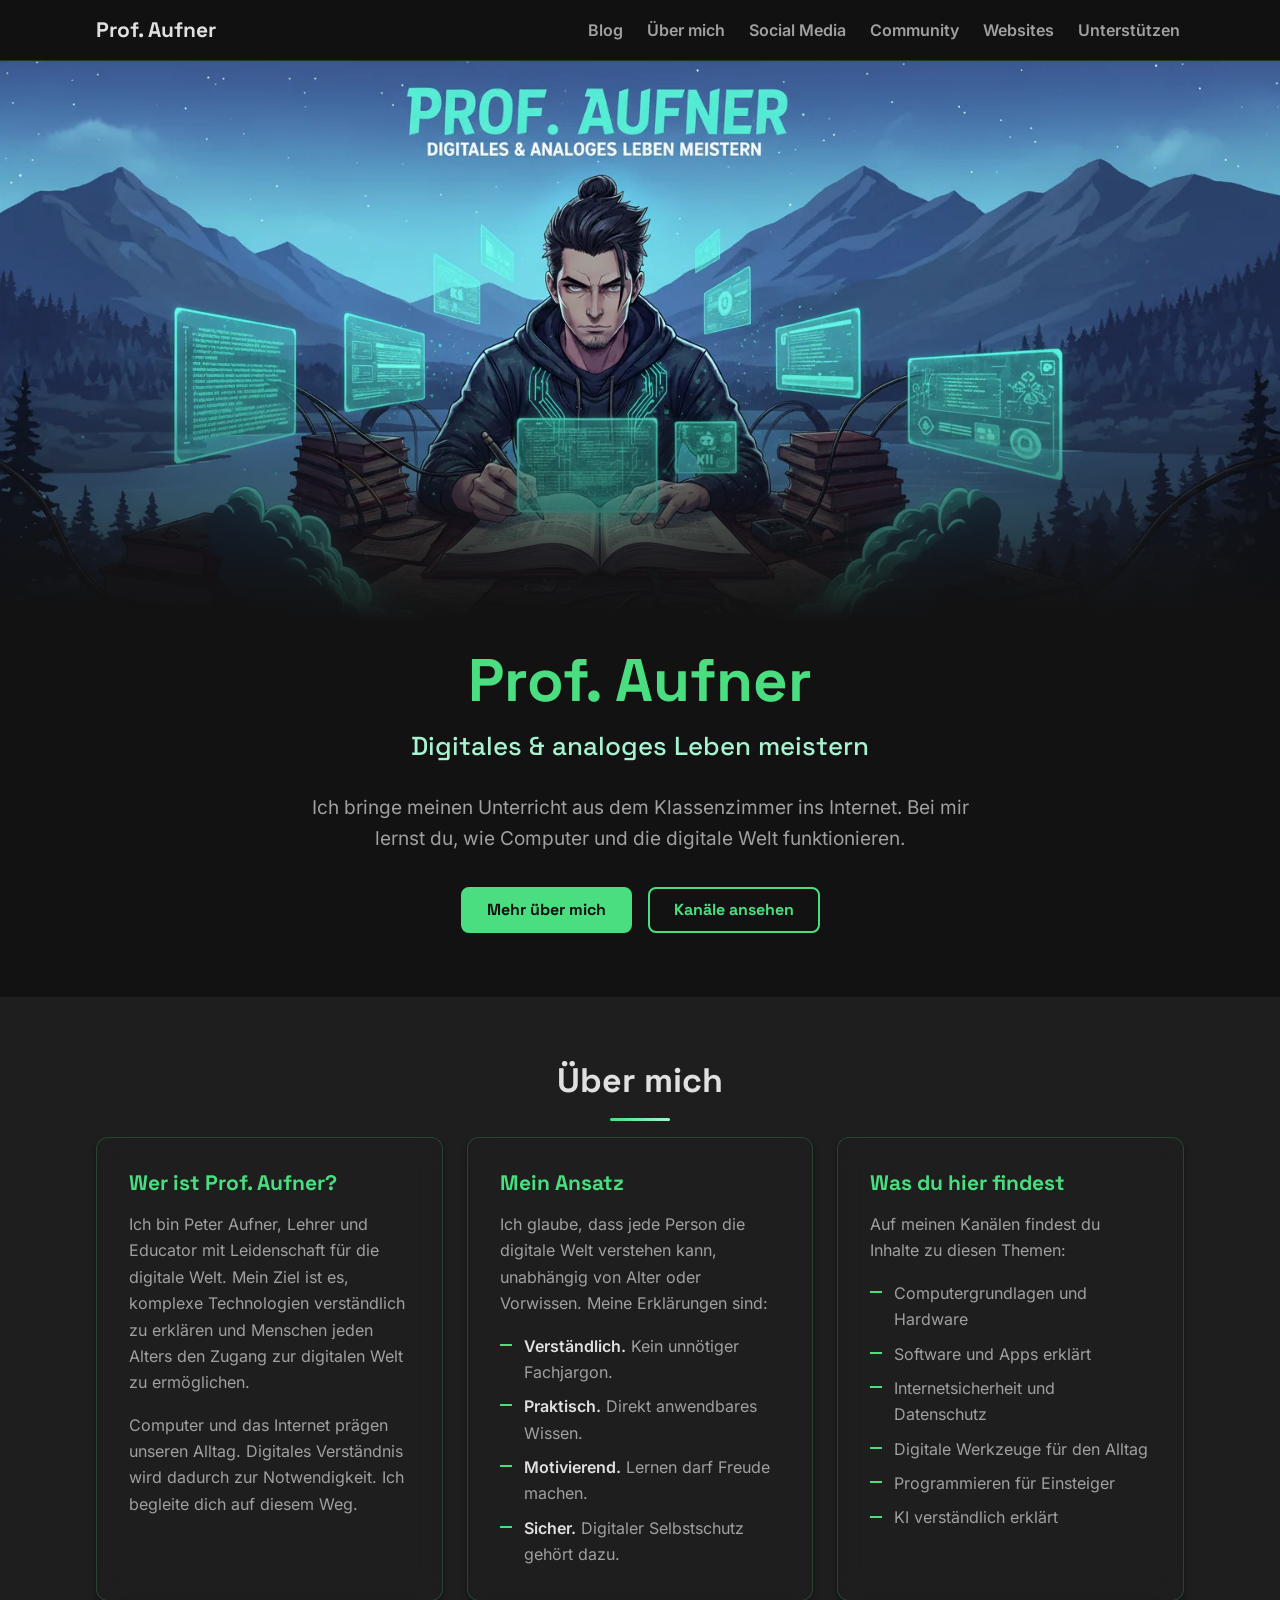
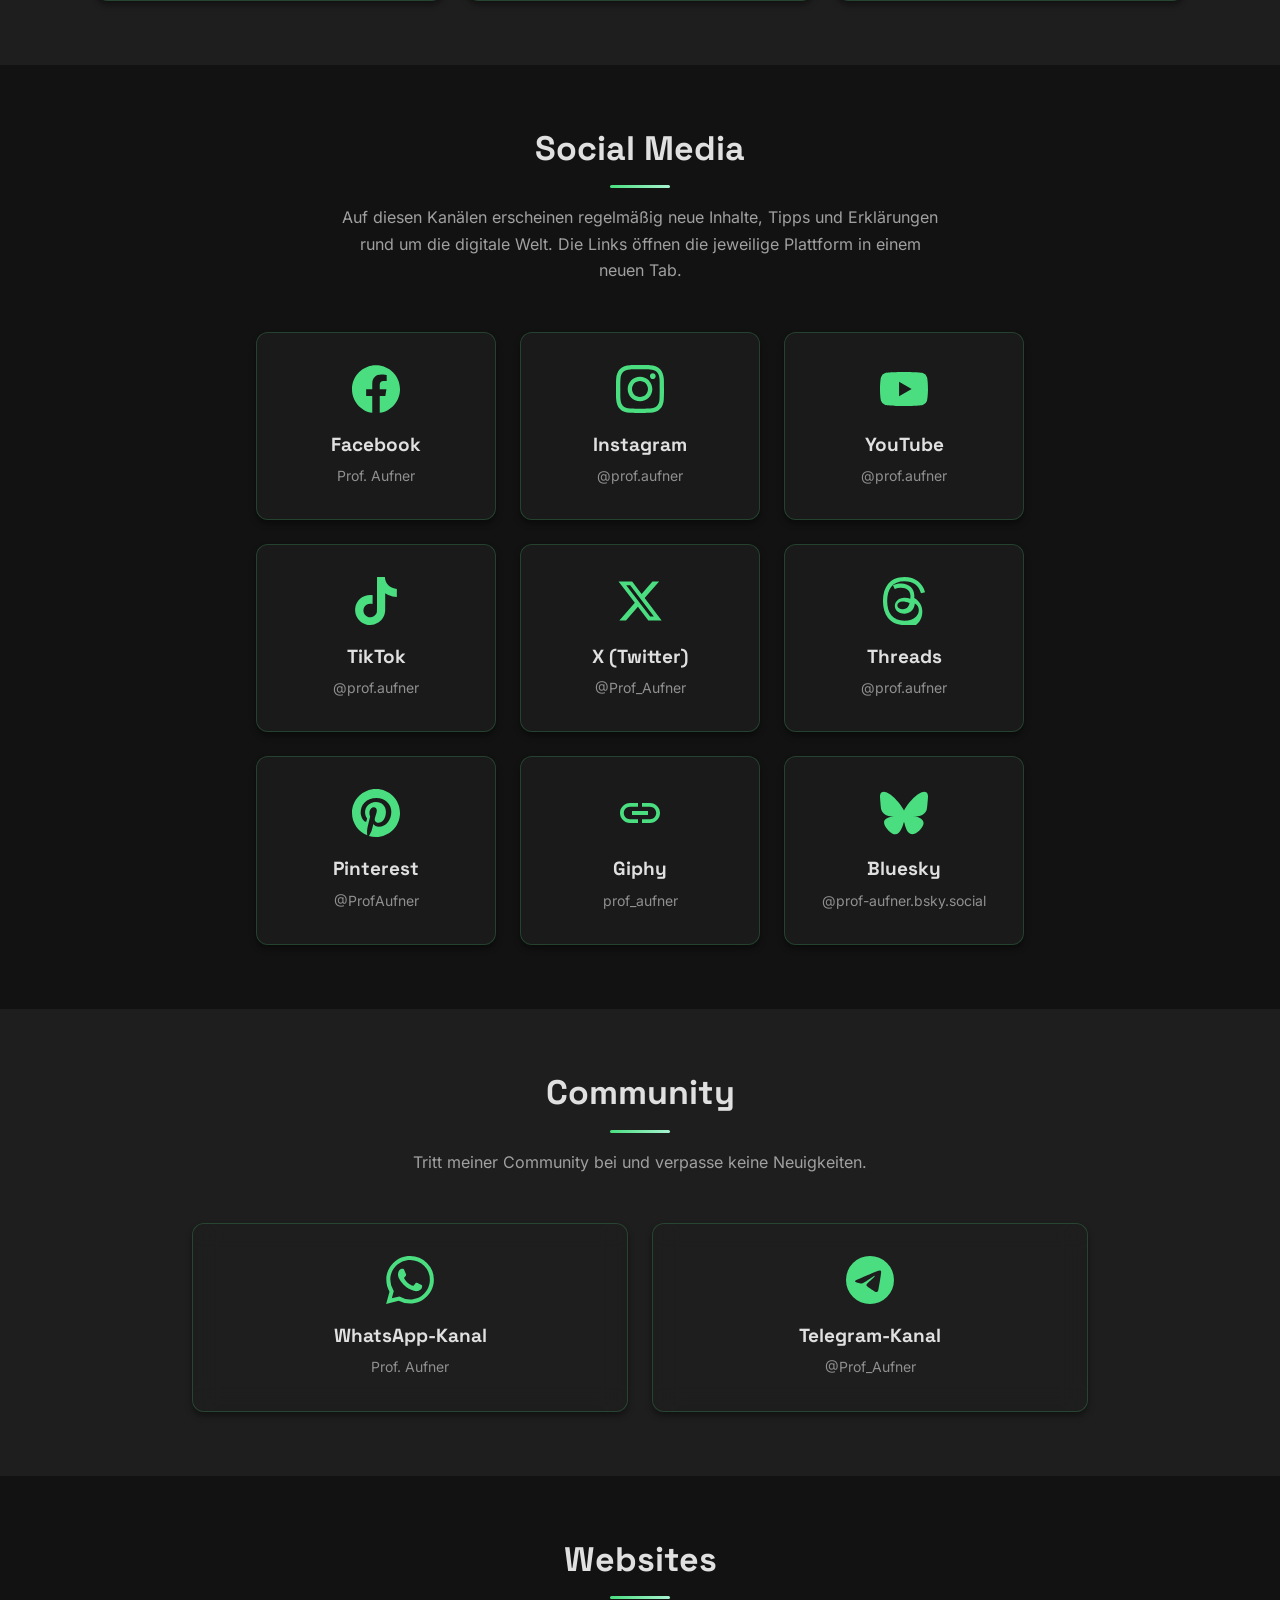
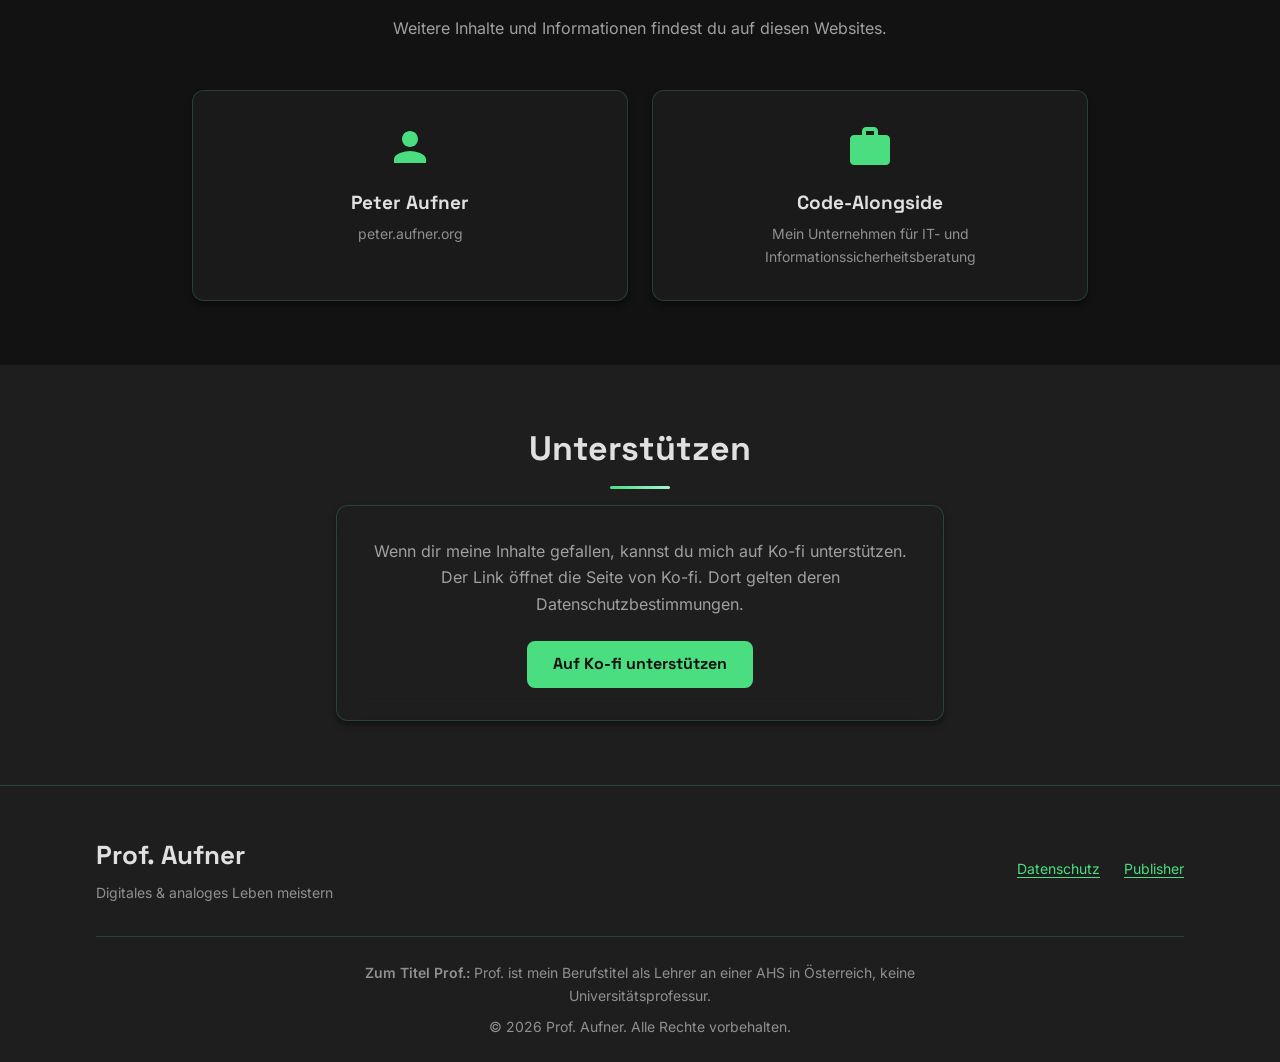
<file: index.html>
<!DOCTYPE html>
<html lang="de">

<head>
    <meta charset="utf-8">
    <meta http-equiv="Content-Security-Policy"
        content="default-src 'self'; base-uri 'self'; form-action 'self'; object-src 'none'">
    <meta name="viewport" content="width=device-width, initial-scale=1">
    <title>Prof. Aufner | Digitales &amp; analoges Leben meistern</title>
    <meta name="description"
        content="Prof. Aufner erklärt Computer, Internet und digitale Werkzeuge verständlich. Social-Media-Kanäle, Community und Websites an einem Ort.">
    <meta name="robots" content="index, follow, max-snippet:-1, max-image-preview:large, max-video-preview:-1">
    <meta name="referrer" content="strict-origin-when-cross-origin">
    <!-- Pinterest website claim (business account @ProfAufner, 2026-11-04; RSS auto-publish of /pins.xml) -->
    <meta name="p:domain_verify" content="2e6a344ce1fad850d91f0230588d8e38">
    <meta name="color-scheme" content="dark">
    <meta name="theme-color" content="#121212">
    <link rel="canonical" href="https://prof.aufner.org/">

    <script type="application/ld+json">
{
  "@context": "https://schema.org",
  "@graph": [
    {
      "@type": "WebSite",
      "@id": "https://prof.aufner.org/#website",
      "url": "https://prof.aufner.org/",
      "name": "Prof. Aufner",
      "description": "Prof. Aufner erklärt Computer, Internet und digitale Werkzeuge verständlich.",
      "inLanguage": "de-AT",
      "publisher": {
        "@id": "https://prof.aufner.org/#person"
      }
    },
    {
      "@type": "Person",
      "@id": "https://prof.aufner.org/#person",
      "name": "Peter Aufner",
      "alternateName": "Prof. Aufner",
      "url": "https://prof.aufner.org/",
      "sameAs": [
        "https://www.youtube.com/@prof.aufner",
        "https://www.instagram.com/prof.aufner/",
        "https://www.tiktok.com/@prof.aufner",
        "https://www.facebook.com/profile.php?id=61588451552490",
        "https://x.com/Prof_Aufner",
        "https://www.threads.com/@prof.aufner",
        "https://at.pinterest.com/ProfAufner/",
        "https://giphy.com/channel/prof_aufner",
        "https://bsky.app/profile/prof-aufner.bsky.social",
        "https://peter.aufner.org"
      ]
    }
  ]
}
    </script>

    <!-- Open Graph und Twitter Card -->
    <meta property="og:type" content="website">
    <meta property="og:locale" content="de_AT">
    <meta property="og:site_name" content="Prof. Aufner">
    <meta property="og:title" content="Prof. Aufner | Digitales &amp; analoges Leben meistern">
    <meta property="og:description"
        content="Prof. Aufner erklärt Computer, Internet und digitale Werkzeuge verständlich.">
    <meta property="og:url" content="https://prof.aufner.org/">
    <meta property="og:image" content="https://prof.aufner.org/media/Prof.Aufner.Banner.png">
    <meta property="og:image:width" content="1536">
    <meta property="og:image:height" content="672">
    <meta property="og:image:alt" content="Illustration von Prof. Aufner vor Bergen und See mit dem Schriftzug Digitales &amp; analoges Leben meistern">
    <meta name="twitter:card" content="summary_large_image">
    <meta name="twitter:title" content="Prof. Aufner | Digitales &amp; analoges Leben meistern">
    <meta name="twitter:description"
        content="Prof. Aufner erklärt Computer, Internet und digitale Werkzeuge verständlich.">
    <meta name="twitter:image" content="https://prof.aufner.org/media/Prof.Aufner.Banner.png">

    <!-- Favicons -->
    <link rel="icon" href="/favicon.svg" type="image/svg+xml">
    <link rel="icon" href="/favicon-32.png" type="image/png" sizes="32x32">
    <link rel="apple-touch-icon" href="/apple-touch-icon.png">

    <!-- Fonts (self-hosted, nur kritische Schnitte) -->
    <link rel="preload" href="/fonts/inter-latin-400.woff2" as="font" type="font/woff2" crossorigin>
    <link rel="preload" href="/fonts/space-grotesk-latin-700.woff2" as="font" type="font/woff2" crossorigin>

    <link rel="stylesheet" href="/styles.css">
</head>

<body>
    <a href="#main-content" class="skip-link">Zum Hauptinhalt springen</a>

    <header class="site-header">
        <nav class="nav-container" aria-label="Hauptnavigation">
            <a href="/" class="logo"><span class="logo-text">Prof. Aufner</span></a>
            <ul class="nav-links">
                <li><a href="/blog/">Blog</a></li>
                <li><a href="/#about">Über mich</a></li>
                <li><a href="/#connect">Social Media</a></li>
                <li><a href="/#community">Community</a></li>
                <li><a href="/#websites">Websites</a></li>
                <li><a href="/#support">Unterstützen</a></li>
            </ul>
        </nav>
    </header>

    <main id="main-content">
        <!-- Hero -->
        <section class="hero" aria-labelledby="hero-heading">
            <div class="hero-banner">
                <picture>
                    <source type="image/webp"
                        srcset="/media/Prof.Aufner.Banner-768.webp 768w, /media/Prof.Aufner.Banner-1536.webp 1536w"
                        sizes="(min-width: 96rem) 1536px, 100vw">
                    <img src="/media/Prof.Aufner.Banner.png" width="1536" height="672" class="banner-image"
                        fetchpriority="high"
                        alt="Illustration: Prof. Aufner als Anime-Figur mit Haarknoten schreibt an einem Schreibtisch voller Bücher, umgeben von leuchtenden Bildschirmen, vor Bergen und einem See bei Nacht. Schriftzug im Bild: Prof. Aufner, Digitales &amp; analoges Leben meistern.">
                </picture>
            </div>
            <div class="hero-content">
                <h1 id="hero-heading" class="hero-title">Prof. Aufner</h1>
                <p class="hero-claim">Digitales &amp; analoges Leben meistern</p>
                <p class="hero-lead">
                    Ich bringe meinen Unterricht aus dem Klassenzimmer ins Internet. Bei mir lernst du,
                    wie Computer und die digitale Welt funktionieren.
                </p>
                <div class="hero-cta">
                    <a href="#about" class="btn btn-primary">Mehr über mich</a>
                    <a href="#connect" class="btn btn-secondary">Kanäle ansehen</a>
                </div>
            </div>
        </section>

        <!-- Über mich -->
        <section id="about" class="section section-alt" aria-labelledby="about-heading">
            <div class="container">
                <h2 id="about-heading" class="section-title">Über mich</h2>
                <div class="about-grid">
                    <article class="about-card glass-panel">
                        <h3>Wer ist Prof. Aufner?</h3>
                        <p>
                            Ich bin Peter Aufner, Lehrer und Educator mit Leidenschaft für die digitale Welt.
                            Mein Ziel ist es, komplexe Technologien verständlich zu erklären und
                            Menschen jeden Alters den Zugang zur digitalen Welt zu ermöglichen.
                        </p>
                        <p>
                            Computer und das Internet prägen unseren Alltag. Digitales Verständnis wird dadurch
                            zur Notwendigkeit. Ich begleite dich auf diesem Weg.
                        </p>
                    </article>
                    <article class="about-card glass-panel">
                        <h3>Mein Ansatz</h3>
                        <p>
                            Ich glaube, dass jede Person die digitale Welt verstehen kann, unabhängig von
                            Alter oder Vorwissen. Meine Erklärungen sind:
                        </p>
                        <ul class="check-list">
                            <li><strong>Verständlich.</strong> Kein unnötiger Fachjargon.</li>
                            <li><strong>Praktisch.</strong> Direkt anwendbares Wissen.</li>
                            <li><strong>Motivierend.</strong> Lernen darf Freude machen.</li>
                            <li><strong>Sicher.</strong> Digitaler Selbstschutz gehört dazu.</li>
                        </ul>
                    </article>
                    <article class="about-card glass-panel">
                        <h3>Was du hier findest</h3>
                        <p>Auf meinen Kanälen findest du Inhalte zu diesen Themen:</p>
                        <ul class="check-list">
                            <li>Computergrundlagen und Hardware</li>
                            <li>Software und Apps erklärt</li>
                            <li>Internetsicherheit und Datenschutz</li>
                            <li>Digitale Werkzeuge für den Alltag</li>
                            <li>Programmieren für Einsteiger</li>
                            <li>KI verständlich erklärt</li>
                        </ul>
                    </article>
                </div>
            </div>
        </section>

        <!-- Social Media -->
        <section id="connect" class="section" aria-labelledby="connect-heading">
            <div class="container">
                <h2 id="connect-heading" class="section-title">Social Media</h2>
                <p class="section-subtitle">
                    Auf diesen Kanälen erscheinen regelmäßig neue Inhalte, Tipps und Erklärungen
                    rund um die digitale Welt. Die Links öffnen die jeweilige Plattform in einem neuen Tab.
                </p>
                <ul class="link-grid">
                    <li>
                        <a href="https://www.facebook.com/profile.php?id=61588451552490"
                            class="link-card glass-panel" target="_blank" rel="me noopener noreferrer">
                            <svg class="link-icon" viewBox="0 0 24 24" aria-hidden="true" focusable="false">
                                <path
                                    d="M24 12.073c0-6.627-5.373-12-12-12s-12 5.373-12 12c0 5.99 4.388 10.954 10.125 11.854v-8.385H7.078v-3.47h3.047V9.43c0-3.007 1.792-4.669 4.533-4.669 1.312 0 2.686.235 2.686.235v2.953H15.83c-1.491 0-1.956.925-1.956 1.874v2.25h3.328l-.532 3.47h-2.796v8.385C19.612 23.027 24 18.062 24 12.073z" />
                            </svg>
                            <span class="link-name">Facebook</span>
                            <span class="link-handle">Prof. Aufner<span class="sr-only">, öffnet in neuem Tab</span></span>
                        </a>
                    </li>
                    <li>
                        <a href="https://www.instagram.com/prof.aufner/" class="link-card glass-panel"
                            target="_blank" rel="me noopener noreferrer">
                            <svg class="link-icon" viewBox="0 0 24 24" aria-hidden="true" focusable="false">
                                <path
                                    d="M12 2.163c3.204 0 3.584.012 4.85.07 3.252.148 4.771 1.691 4.919 4.919.058 1.265.069 1.645.069 4.849 0 3.205-.012 3.584-.069 4.849-.149 3.225-1.664 4.771-4.919 4.919-1.266.058-1.644.07-4.85.07-3.204 0-3.584-.012-4.849-.07-3.26-.149-4.771-1.699-4.919-4.92-.058-1.265-.07-1.644-.07-4.849 0-3.204.013-3.583.07-4.849.149-3.227 1.664-4.771 4.919-4.919 1.266-.057 1.645-.069 4.849-.069zm0-2.163c-3.259 0-3.667.014-4.947.072-4.358.2-6.78 2.618-6.98 6.98-.059 1.281-.073 1.689-.073 4.948 0 3.259.014 3.668.072 4.948.2 4.358 2.618 6.78 6.98 6.98 1.281.058 1.689.072 4.948.072 3.259 0 3.668-.014 4.948-.072 4.354-.2 6.782-2.618 6.979-6.98.059-1.28.073-1.689.073-4.948 0-3.259-.014-3.667-.072-4.947-.196-4.354-2.617-6.78-6.979-6.98-1.281-.059-1.69-.073-4.949-.073zm0 5.838c-3.403 0-6.162 2.759-6.162 6.162s2.759 6.163 6.162 6.163 6.162-2.759 6.162-6.163c0-3.403-2.759-6.162-6.162-6.162zm0 10.162c-2.209 0-4-1.79-4-4 0-2.209 1.791-4 4-4s4 1.791 4 4c0 2.21-1.791 4-4 4zm6.406-11.845c-.796 0-1.441.645-1.441 1.44s.645 1.44 1.441 1.44c.795 0 1.439-.645 1.439-1.44s-.644-1.44-1.439-1.44z" />
                            </svg>
                            <span class="link-name">Instagram</span>
                            <span class="link-handle">@prof.aufner<span class="sr-only">, öffnet in neuem Tab</span></span>
                        </a>
                    </li>
                    <li>
                        <a href="https://www.youtube.com/@prof.aufner" class="link-card glass-panel"
                            target="_blank" rel="me noopener noreferrer">
                            <svg class="link-icon" viewBox="0 0 24 24" aria-hidden="true" focusable="false">
                                <path
                                    d="M23.498 6.186a3.016 3.016 0 0 0-2.122-2.136C19.505 3.545 12 3.545 12 3.545s-7.505 0-9.377.505A3.017 3.017 0 0 0 .502 6.186C0 8.07 0 12 0 12s0 3.93.502 5.814a3.016 3.016 0 0 0 2.122 2.136c1.871.505 9.376.505 9.376.505s7.505 0 9.377-.505a3.015 3.015 0 0 0 2.122-2.136C24 15.93 24 12 24 12s0-3.93-.502-5.814zM9.545 15.568V8.432L15.818 12l-6.273 3.568z" />
                            </svg>
                            <span class="link-name">YouTube</span>
                            <span class="link-handle">@prof.aufner<span class="sr-only">, öffnet in neuem Tab</span></span>
                        </a>
                    </li>
                    <li>
                        <a href="https://www.tiktok.com/@prof.aufner" class="link-card glass-panel"
                            target="_blank" rel="me noopener noreferrer">
                            <svg class="link-icon" viewBox="0 0 24 24" aria-hidden="true" focusable="false">
                                <path
                                    d="M12.525.02c1.31-.02 2.61-.01 3.91-.02.08 1.53.63 3.09 1.75 4.17 1.12 1.11 2.7 1.62 4.24 1.79v4.03c-1.44-.05-2.89-.35-4.2-.97-.57-.26-1.1-.59-1.62-.93-.01 2.92.01 5.84-.02 8.75-.08 1.4-.54 2.79-1.35 3.94-1.31 1.92-3.58 3.17-5.91 3.21-1.43.08-2.86-.31-4.08-1.03-2.02-1.19-3.44-3.37-3.65-5.71-.02-.5-.03-1-.01-1.49.18-1.9 1.12-3.72 2.58-4.96 1.66-1.44 3.98-2.13 6.15-1.72.02 1.48-.04 2.96-.04 4.44-.99-.32-2.15-.23-3.02.37-.63.41-1.11 1.04-1.36 1.75-.21.51-.15 1.07-.14 1.61.24 1.64 1.82 3.02 3.5 2.87 1.12-.01 2.19-.66 2.77-1.61.19-.33.4-.67.41-1.06.1-1.79.06-3.57.07-5.36.01-4.03-.01-8.05.02-12.07z" />
                            </svg>
                            <span class="link-name">TikTok</span>
                            <span class="link-handle">@prof.aufner<span class="sr-only">, öffnet in neuem Tab</span></span>
                        </a>
                    </li>
                    <li>
                        <a href="https://x.com/Prof_Aufner" class="link-card glass-panel" target="_blank"
                            rel="me noopener noreferrer">
                            <svg class="link-icon" viewBox="0 0 24 24" aria-hidden="true" focusable="false">
                                <path
                                    d="M18.244 2.25h3.308l-7.227 8.26 8.502 11.24H16.17l-5.214-6.817L4.99 21.75H1.68l7.73-8.835L1.254 2.25H8.08l4.713 6.231zm-1.161 17.52h1.833L7.084 4.126H5.117z" />
                            </svg>
                            <span class="link-name">X (Twitter)</span>
                            <span class="link-handle">@Prof_Aufner<span class="sr-only">, öffnet in neuem Tab</span></span>
                        </a>
                    </li>
                    <li>
                        <a href="https://www.threads.com/@prof.aufner" class="link-card glass-panel"
                            target="_blank" rel="me noopener noreferrer">
                            <svg class="link-icon" viewBox="0 0 24 24" aria-hidden="true" focusable="false">
                                <path
                                    d="M12.186 24h-.007c-3.581-.024-6.334-1.205-8.184-3.509C2.35 18.44 1.5 15.586 1.472 12.01v-.017c.03-3.579.879-6.43 2.525-8.482C5.845 1.205 8.6.024 12.18 0h.014c2.746.02 5.043.725 6.826 2.098 1.677 1.29 2.858 3.13 3.509 5.467l-2.04.569c-1.104-3.96-3.898-5.984-8.304-6.015-2.91.022-5.11.936-6.54 2.717C4.307 6.504 3.616 8.914 3.589 12c.027 3.086.718 5.496 2.057 7.164 1.43 1.783 3.631 2.698 6.54 2.717 2.623-.02 4.358-.631 5.8-2.045 1.647-1.613 1.618-3.593 1.09-4.798-.31-.71-.873-1.3-1.634-1.75-.192 1.352-.622 2.446-1.284 3.272-.886 1.102-2.14 1.704-3.73 1.79-1.202.065-2.361-.218-3.259-.801-1.063-.689-1.685-1.74-1.752-2.96-.065-1.182.408-2.256 1.332-3.023.88-.73 2.088-1.146 3.396-1.17 1.166-.02 2.14.166 2.98.5.088-.528.117-1.07.086-1.622-.066-1.194-.5-2.145-1.29-2.827-.806-.696-1.928-1.066-3.334-1.1-1.18-.03-2.27.198-3.237.677l-.88-1.858c1.256-.614 2.666-.918 4.19-.877 1.906.047 3.457.59 4.612 1.615 1.18 1.047 1.815 2.49 1.888 4.29.018.438.006.866-.036 1.28.735.4 1.382.89 1.93 1.466.9.946 1.537 2.098 1.843 3.33.598 2.407.14 5.097-1.2 7.028-1.496 2.157-4.05 3.26-7.597 3.28zm-.996-11.7c-.726.013-1.33.2-1.795.556-.49.376-.732.86-.708 1.408.025.568.312 1.04.831 1.367.536.347 1.23.504 2.008.462 1.017-.055 1.79-.418 2.363-1.11.432-.522.733-1.194.902-2.005-.617-.28-1.38-.58-2.382-.665-.178-.016-.354-.018-.527-.014h.308z" />
                            </svg>
                            <span class="link-name">Threads</span>
                            <span class="link-handle">@prof.aufner<span class="sr-only">, öffnet in neuem Tab</span></span>
                        </a>
                    </li>
                    <li>
                        <a href="https://at.pinterest.com/ProfAufner/" class="link-card glass-panel"
                            target="_blank" rel="me noopener noreferrer">
                            <svg class="link-icon" viewBox="0 0 24 24" aria-hidden="true" focusable="false">
                                <path
                                    d="M12 0C5.373 0 0 5.372 0 12c0 5.084 3.163 9.426 7.627 11.174-.105-.949-.2-2.405.042-3.441.218-.937 1.407-5.965 1.407-5.965s-.359-.719-.359-1.782c0-1.668.967-2.914 2.171-2.914 1.023 0 1.518.769 1.518 1.69 0 1.029-.655 2.568-.994 3.995-.283 1.194.599 2.169 1.777 2.169 2.133 0 3.772-2.249 3.772-5.495 0-2.873-2.064-4.882-5.012-4.882-3.414 0-5.418 2.561-5.418 5.207 0 1.031.397 2.138.893 2.738.098.119.112.224.083.345l-.333 1.36c-.053.22-.174.267-.402.161-1.499-.698-2.436-2.889-2.436-4.649 0-3.785 2.75-7.262 7.929-7.262 4.163 0 7.398 2.967 7.398 6.931 0 4.136-2.607 7.464-6.227 7.464-1.216 0-2.359-.631-2.75-1.378l-.748 2.853c-.271 1.043-1.002 2.35-1.492 3.146C9.57 23.812 10.763 24 12 24c6.627 0 12-5.373 12-12 0-6.628-5.373-12-12-12z" />
                            </svg>
                            <span class="link-name">Pinterest</span>
                            <span class="link-handle">@ProfAufner<span class="sr-only">, öffnet in neuem Tab</span></span>
                        </a>
                    </li>
                    <li>
                        <a href="https://giphy.com/channel/prof_aufner" class="link-card glass-panel"
                            target="_blank" rel="me noopener noreferrer">
                            <svg class="link-icon" viewBox="0 0 24 24" aria-hidden="true" focusable="false">
                                <path
                                    d="M3.9 12c0-1.71 1.39-3.1 3.1-3.1h4V7H7c-2.76 0-5 2.24-5 5s2.24 5 5 5h4v-1.9H7c-1.71 0-3.1-1.39-3.1-3.1zM8 13h8v-2H8v2zm9-6h-4v1.9h4c1.71 0 3.1 1.39 3.1 3.1s-1.39 3.1-3.1 3.1h-4V17h4c2.76 0 5-2.24 5-5s-2.24-5-5-5z" />
                            </svg>
                            <span class="link-name">Giphy</span>
                            <span class="link-handle">prof_aufner<span class="sr-only">, öffnet in neuem Tab</span></span>
                        </a>
                    </li>
                    <li>
                        <a href="https://bsky.app/profile/prof-aufner.bsky.social" class="link-card glass-panel"
                            target="_blank" rel="me noopener noreferrer">
                            <svg class="link-icon" viewBox="0 0 24 24" aria-hidden="true" focusable="false">
                                <path
                                    d="M12 10.8c-1.087-2.114-4.046-6.053-6.798-7.995C2.566.944 1.561 1.266.902 1.565.139 1.908 0 3.08 0 3.768c0 .69.378 5.65.624 6.479.815 2.736 3.713 3.66 6.383 3.364.136-.02.275-.039.415-.056-.138.022-.276.04-.415.056-3.912.58-7.387 2.005-2.83 7.078 5.013 5.19 6.87-1.113 7.823-4.308.953 3.195 2.05 9.271 7.733 4.308 4.267-4.308 1.172-6.498-2.74-7.078a8.741 8.741 0 0 1-.415-.056c.14.017.279.036.415.056 2.67.297 5.568-.628 6.383-3.364.246-.828.624-5.79.624-6.478 0-.69-.139-1.861-.902-2.206-.659-.298-1.664-.62-4.3 1.24C16.046 4.748 13.087 8.687 12 10.8Z" />
                            </svg>
                            <span class="link-name">Bluesky</span>
                            <span class="link-handle">@prof-aufner.bsky.social<span class="sr-only">, öffnet in neuem Tab</span></span>
                        </a>
                    </li>
                </ul>
            </div>
        </section>

        <!-- Community -->
        <section id="community" class="section section-alt" aria-labelledby="community-heading">
            <div class="container">
                <h2 id="community-heading" class="section-title">Community</h2>
                <p class="section-subtitle">Tritt meiner Community bei und verpasse keine Neuigkeiten.</p>
                <ul class="link-grid link-grid-wide">
                    <li>
                        <a href="https://whatsapp.com/channel/0029Vb7mnp92975K1blNJ43p"
                            class="link-card glass-panel" target="_blank" rel="noopener noreferrer">
                            <svg class="link-icon" viewBox="0 0 24 24" aria-hidden="true" focusable="false">
                                <path
                                    d="M17.472 14.382c-.297-.149-1.758-.867-2.03-.967-.273-.099-.471-.148-.67.15-.197.297-.767.966-.94 1.164-.173.199-.347.223-.644.075-.297-.15-1.255-.463-2.39-1.475-.883-.788-1.48-1.761-1.653-2.059-.173-.297-.018-.458.13-.606.134-.133.298-.347.446-.52.149-.174.198-.298.298-.497.099-.198.05-.371-.025-.52-.075-.149-.669-1.612-.916-2.207-.242-.579-.487-.5-.669-.51-.173-.008-.371-.01-.57-.01-.198 0-.52.074-.792.372-.272.297-1.04 1.016-1.04 2.479 0 1.462 1.065 2.875 1.213 3.074.149.198 2.096 3.2 5.077 4.487.709.306 1.262.489 1.694.625.712.227 1.36.195 1.871.118.571-.085 1.758-.719 2.006-1.413.248-.694.248-1.289.173-1.413-.074-.124-.272-.198-.57-.347m-5.421 7.403h-.004a9.87 9.87 0 01-5.031-1.378l-.361-.214-3.741.982.998-3.648-.235-.374a9.86 9.86 0 01-1.51-5.26c.001-5.45 4.436-9.884 9.888-9.884 2.64 0 5.122 1.03 6.988 2.898a9.825 9.825 0 012.893 6.994c-.003 5.45-4.437 9.884-9.885 9.884m8.413-18.297A11.815 11.815 0 0012.05 0C5.495 0 .16 5.335.157 11.892c0 2.096.547 4.142 1.588 5.945L.057 24l6.305-1.654a11.882 11.882 0 005.683 1.448h.005c6.554 0 11.89-5.335 11.893-11.893a11.821 11.821 0 00-3.48-8.413z" />
                            </svg>
                            <span class="link-name">WhatsApp-Kanal</span>
                            <span class="link-handle">Prof. Aufner<span class="sr-only">, öffnet in neuem Tab</span></span>
                        </a>
                    </li>
                    <li>
                        <a href="https://t.me/Prof_Aufner" class="link-card glass-panel" target="_blank"
                            rel="noopener noreferrer">
                            <svg class="link-icon" viewBox="0 0 24 24" aria-hidden="true" focusable="false">
                                <path
                                    d="M11.944 0A12 12 0 0 0 0 12a12 12 0 0 0 12 12 12 12 0 0 0 12-12A12 12 0 0 0 12 0a12 12 0 0 0-.056 0zm4.962 7.224c.1-.002.321.023.465.14a.506.506 0 0 1 .171.325c.016.093.036.306.02.472-.18 1.898-.962 6.502-1.36 8.627-.168.9-.499 1.201-.82 1.23-.696.065-1.225-.46-1.9-.902-1.056-.693-1.653-1.124-2.678-1.8-1.185-.78-.417-1.21.258-1.91.177-.184 3.247-2.977 3.307-3.23.007-.032.014-.15-.056-.212s-.174-.041-.249-.024c-.106.024-1.793 1.14-5.061 3.345-.48.33-.913.49-1.302.48-.428-.008-1.252-.241-1.865-.44-.752-.245-1.349-.374-1.297-.789.027-.216.325-.437.893-.663 3.498-1.524 5.83-2.529 6.998-3.014 3.332-1.386 4.025-1.627 4.476-1.635z" />
                            </svg>
                            <span class="link-name">Telegram-Kanal</span>
                            <span class="link-handle">@Prof_Aufner<span class="sr-only">, öffnet in neuem Tab</span></span>
                        </a>
                    </li>
                </ul>
            </div>
        </section>

        <!-- Websites -->
        <section id="websites" class="section" aria-labelledby="websites-heading">
            <div class="container">
                <h2 id="websites-heading" class="section-title">Websites</h2>
                <p class="section-subtitle">Weitere Inhalte und Informationen findest du auf diesen Websites.</p>
                <ul class="link-grid link-grid-wide">
                    <li>
                        <a href="https://peter.aufner.org" class="link-card glass-panel" target="_blank"
                            rel="me noopener noreferrer">
                            <svg class="link-icon" viewBox="0 0 24 24" aria-hidden="true" focusable="false">
                                <path
                                    d="M12 12c2.21 0 4-1.79 4-4s-1.79-4-4-4-4 1.79-4 4 1.79 4 4 4zm0 2c-2.67 0-8 1.34-8 4v2h16v-2c0-2.66-5.33-4-8-4z" />
                            </svg>
                            <span class="link-name">Peter Aufner</span>
                            <span class="link-handle">peter.aufner.org<span class="sr-only">, öffnet in neuem Tab</span></span>
                        </a>
                    </li>
                    <li>
                        <a href="https://code-alongsi.de" class="link-card glass-panel" target="_blank"
                            rel="noopener noreferrer">
                            <svg class="link-icon" viewBox="0 0 24 24" aria-hidden="true" focusable="false">
                                <path
                                    d="M20 6h-4V4c0-1.11-.89-2-2-2h-4c-1.11 0-2 .89-2 2v2H4c-1.11 0-1.99.89-1.99 2L2 19c0 1.11.89 2 2 2h16c1.11 0 2-.89 2-2V8c0-1.11-.89-2-2-2zm-6 0h-4V4h4v2z" />
                            </svg>
                            <span class="link-name">Code-Alongside</span>
                            <span class="link-handle">Mein Unternehmen für IT- und Informationssicherheitsberatung<span class="sr-only">, öffnet in neuem Tab</span></span>
                        </a>
                    </li>
                </ul>
            </div>
        </section>

        <!-- Unterstützen -->
        <section id="support" class="section section-alt" aria-labelledby="support-heading">
            <div class="container">
                <h2 id="support-heading" class="section-title">Unterstützen</h2>
                <div class="support-box glass-panel">
                    <p>
                        Wenn dir meine Inhalte gefallen, kannst du mich auf Ko-fi unterstützen.
                        Der Link öffnet die Seite von Ko-fi. Dort gelten deren Datenschutzbestimmungen.
                    </p>
                    <a href="https://ko-fi.com/prof_aufner" class="btn btn-primary" target="_blank"
                        rel="noopener noreferrer">Auf Ko-fi unterstützen<span class="sr-only">, öffnet in neuem Tab</span></a>
                </div>
            </div>
        </section>
    </main>

    <footer class="site-footer">
        <div class="container">
            <div class="footer-content">
                <div class="footer-brand">
                    <span class="logo-text">Prof. Aufner</span>
                    <p class="footer-tagline">Digitales &amp; analoges Leben meistern</p>
                </div>
                <nav class="footer-nav" aria-label="Rechtliches">
                    <a href="/datenschutz/">Datenschutz</a>
                    <a href="/publisher/">Publisher</a>
                </nav>
            </div>
            <div class="footer-bottom">
                <p class="title-footnote"><strong>Zum Titel Prof.:</strong> Prof. ist mein Berufstitel als Lehrer an einer AHS in Österreich, keine Universitätsprofessur.</p>
                <p>&copy; 2026 Prof. Aufner. Alle Rechte vorbehalten.</p>
            </div>
        </div>
    </footer>

    <script src="/scripts.js" defer></script>
</body>

</html>
</file>
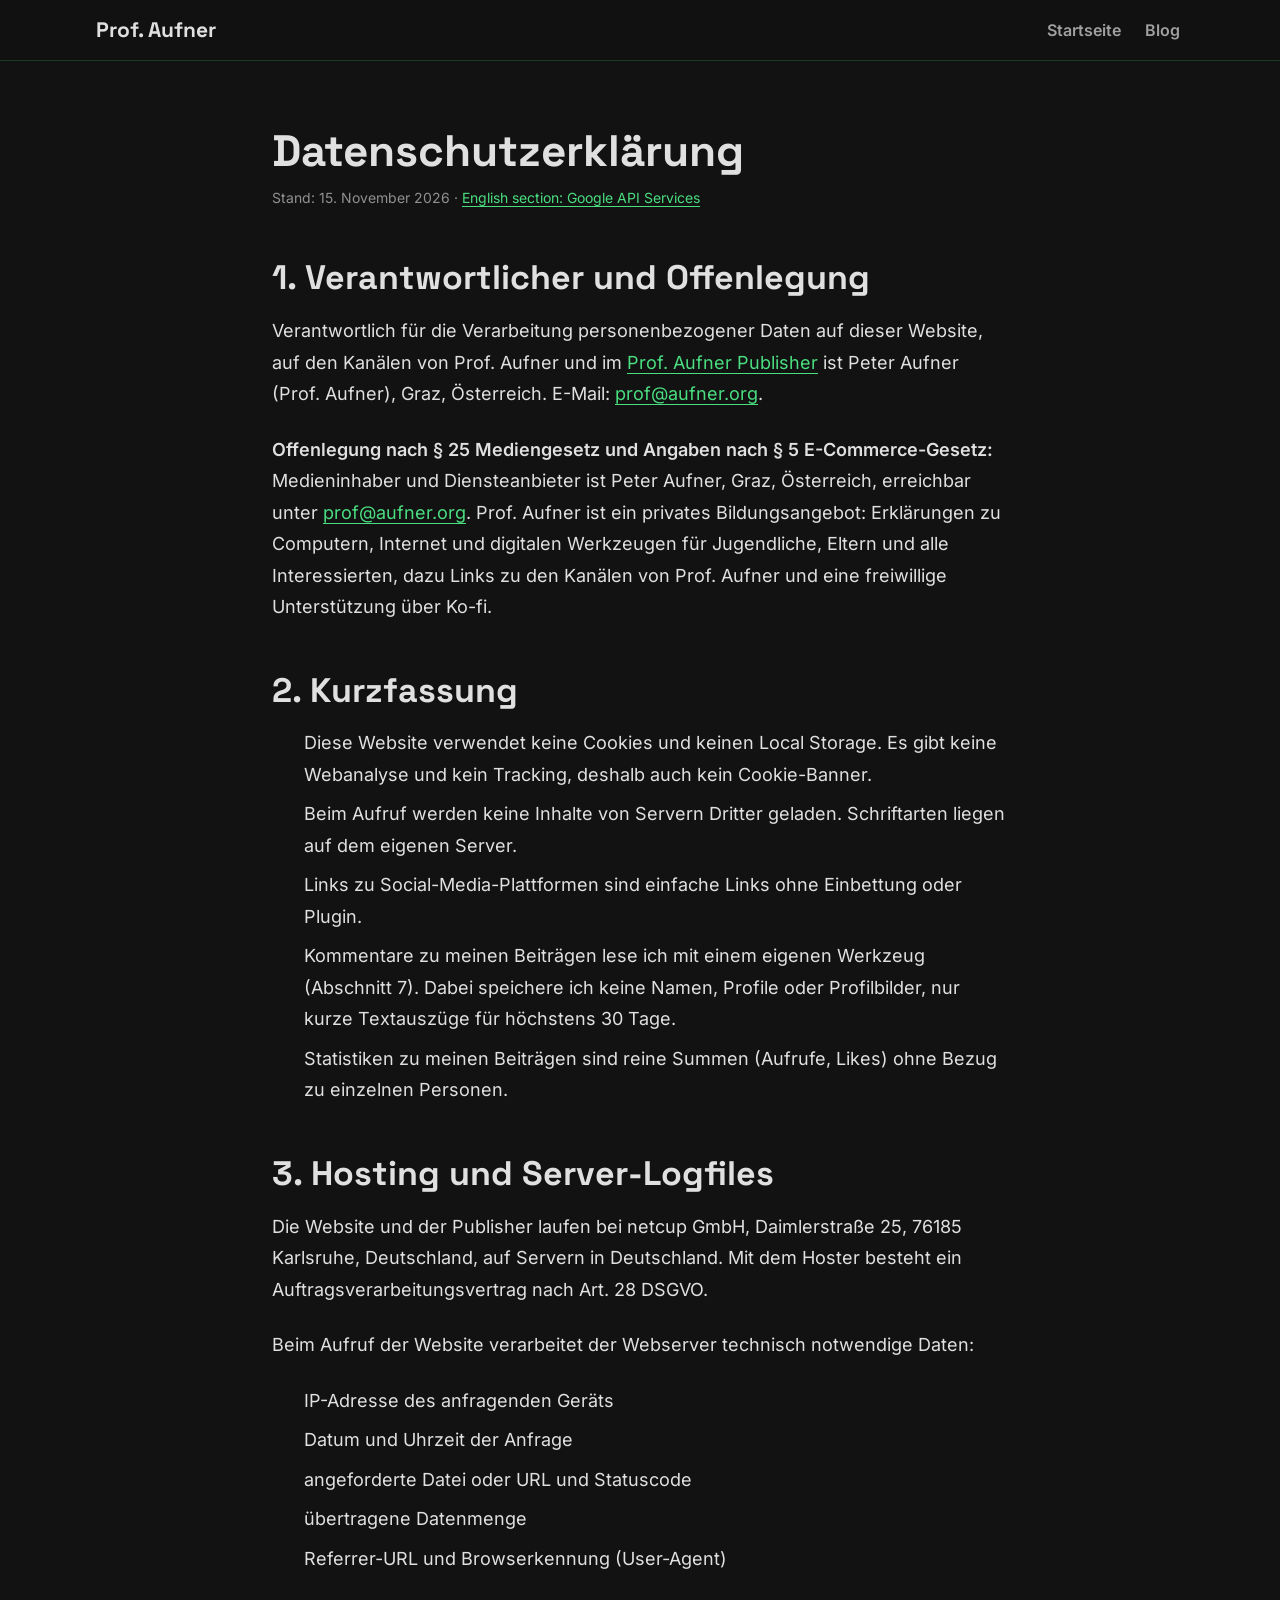
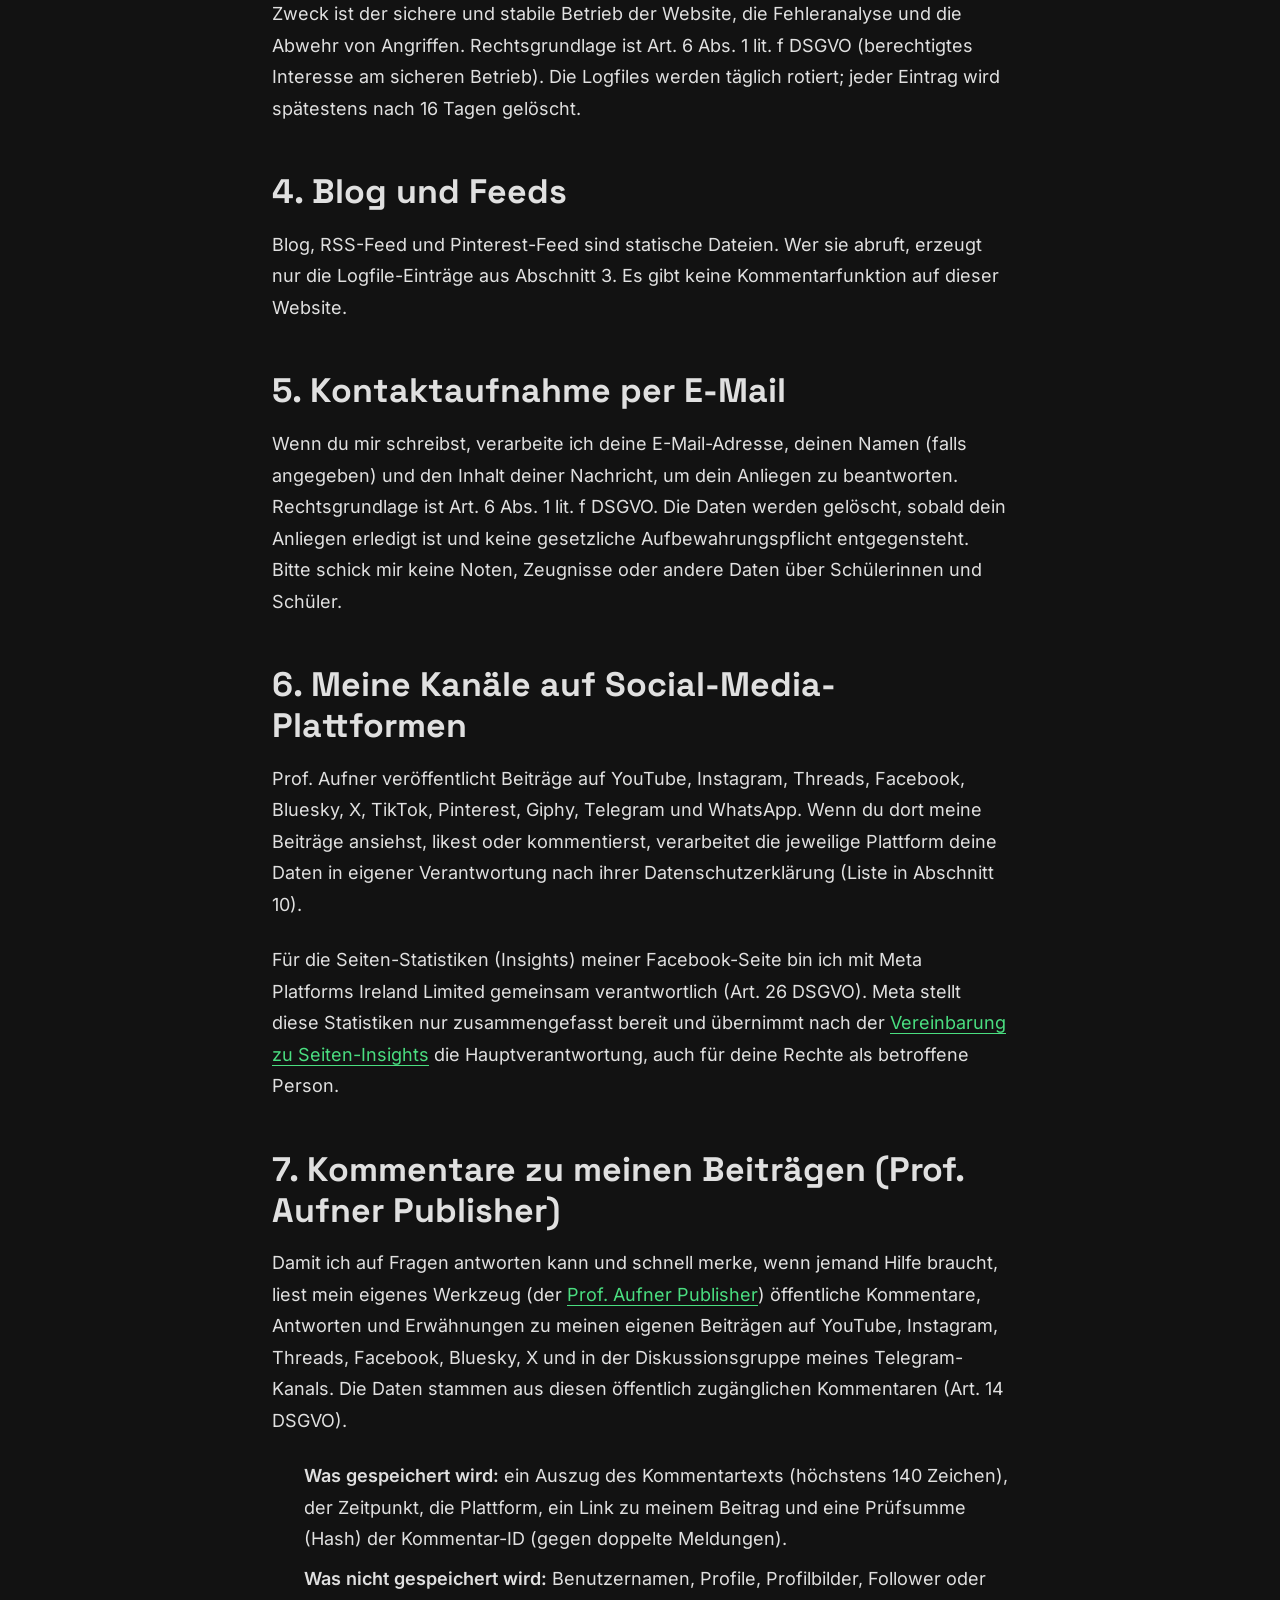
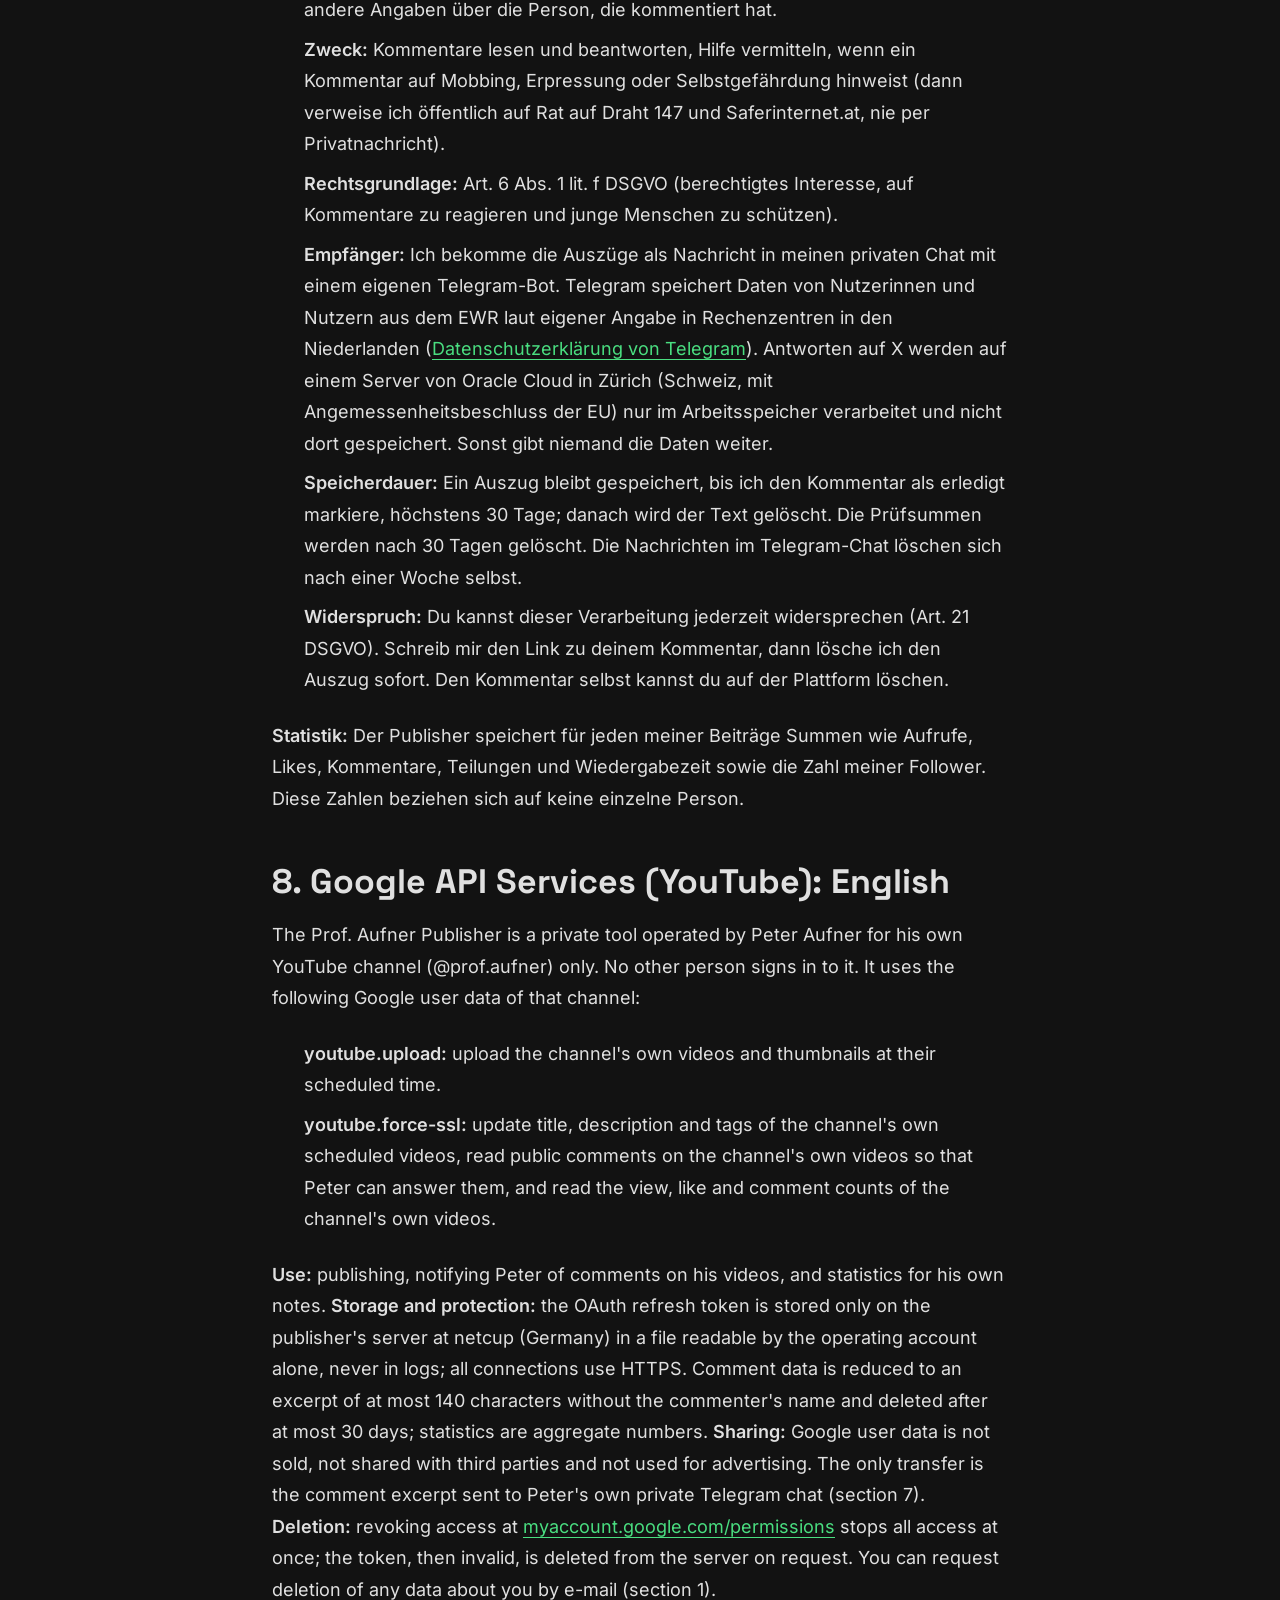
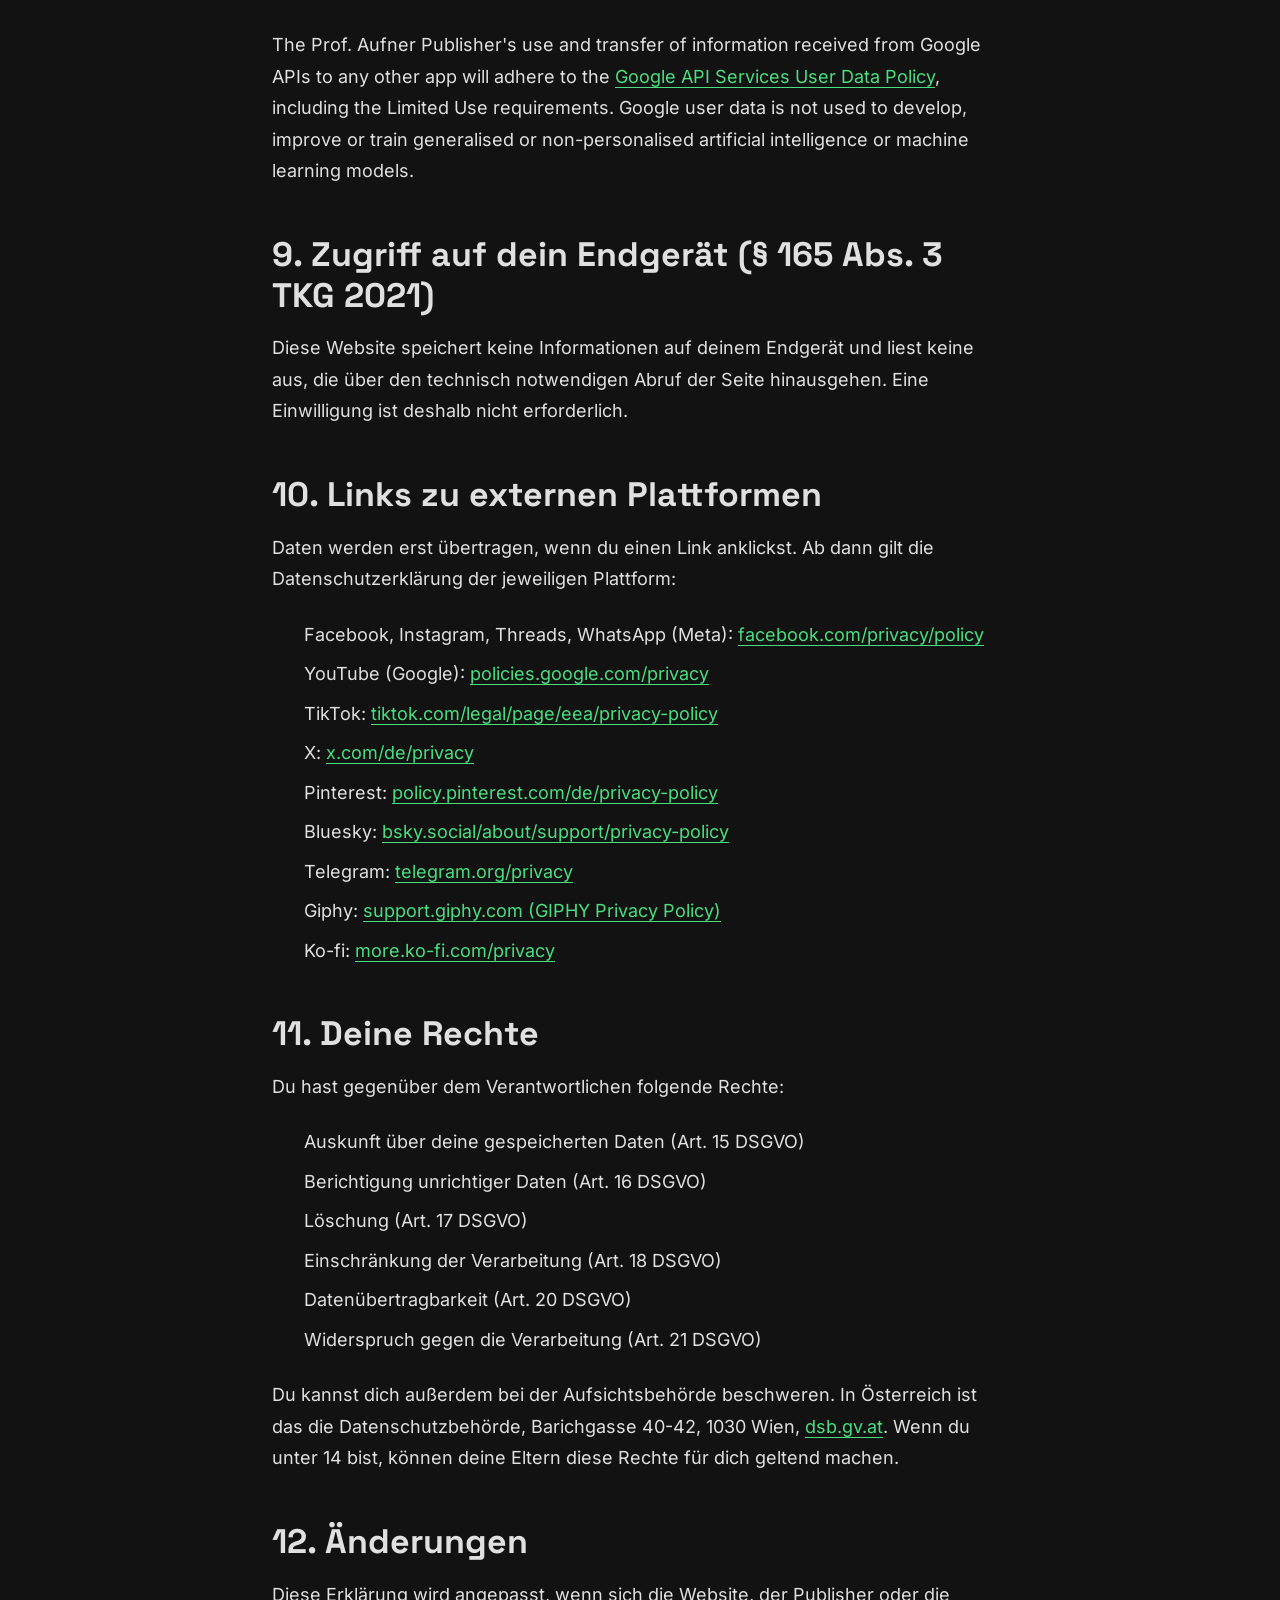
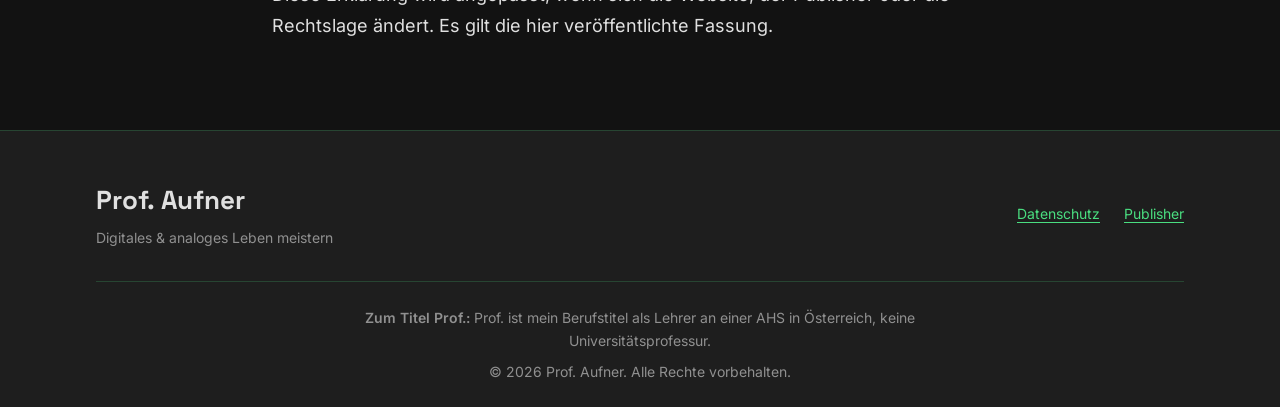
<file: datenschutz/index.html>
<!DOCTYPE html>
<html lang="de">

<head>
    <meta charset="utf-8">
    <meta http-equiv="Content-Security-Policy"
        content="default-src 'self'; base-uri 'self'; form-action 'self'; object-src 'none'">
    <meta name="viewport" content="width=device-width, initial-scale=1">
    <title>Datenschutzerklärung | Prof. Aufner</title>
    <meta name="description" content="Datenschutzerklärung für prof.aufner.org und den Prof. Aufner Publisher: keine Cookies, kein Tracking, sparsame Verarbeitung von Kommentaren.">
    <meta name="referrer" content="strict-origin-when-cross-origin">
    <meta name="color-scheme" content="dark">
    <meta name="theme-color" content="#121212">
    <meta name="robots" content="index,follow">
    <link rel="canonical" href="https://prof.aufner.org/datenschutz/">
    <link rel="icon" href="/favicon.svg" type="image/svg+xml">
    <link rel="icon" href="/favicon-32.png" type="image/png" sizes="32x32">
    <link rel="apple-touch-icon" href="/apple-touch-icon.png">
    <link rel="preload" href="/fonts/inter-latin-400.woff2" as="font" type="font/woff2" crossorigin>
    <link rel="preload" href="/fonts/space-grotesk-latin-700.woff2" as="font" type="font/woff2" crossorigin>
    <link rel="stylesheet" href="/styles.css">
</head>

<body>
    <a href="#main-content" class="skip-link">Zum Hauptinhalt springen</a>

    <header class="site-header">
        <nav class="nav-container" aria-label="Hauptnavigation">
            <a href="/" class="logo"><span class="logo-text">Prof. Aufner</span></a>
            <ul class="nav-links">
                <li><a href="/">Startseite</a></li>
                <li><a href="/blog/">Blog</a></li>
            </ul>
        </nav>
    </header>

    <main id="main-content" class="prose-page">
        <div class="container">
            <article class="prose article-body">
                <h1>Datenschutzerklärung</h1>
                <p class="meta">Stand: 15. November 2026 · <a href="#google-api">English section: Google API Services</a></p>

                <h2 id="verantwortlicher">1. Verantwortlicher und Offenlegung</h2>
                <p>
                    Verantwortlich für die Verarbeitung personenbezogener Daten auf dieser Website, auf den Kanälen von
                    Prof. Aufner und im <a href="/publisher/">Prof. Aufner Publisher</a> ist Peter Aufner (Prof. Aufner),
                    Graz, Österreich. E-Mail: <a href="mailto:prof@aufner.org">prof@aufner.org</a>.
                </p>
                <p id="offenlegung">
                    <strong>Offenlegung nach § 25 Mediengesetz und Angaben nach § 5 E-Commerce-Gesetz:</strong>
                    Medieninhaber und Diensteanbieter ist Peter Aufner, Graz, Österreich, erreichbar unter
                    <a href="mailto:prof@aufner.org">prof@aufner.org</a>. Prof. Aufner ist ein privates Bildungsangebot:
                    Erklärungen zu Computern, Internet und digitalen Werkzeugen für Jugendliche, Eltern und alle
                    Interessierten, dazu Links zu den Kanälen von Prof. Aufner und eine freiwillige Unterstützung über Ko-fi.
                </p>

                <h2 id="kurzfassung">2. Kurzfassung</h2>
                <ul>
                    <li>Diese Website verwendet keine Cookies und keinen Local Storage. Es gibt keine Webanalyse und kein
                        Tracking, deshalb auch kein Cookie-Banner.</li>
                    <li>Beim Aufruf werden keine Inhalte von Servern Dritter geladen. Schriftarten liegen auf dem eigenen
                        Server.</li>
                    <li>Links zu Social-Media-Plattformen sind einfache Links ohne Einbettung oder Plugin.</li>
                    <li>Kommentare zu meinen Beiträgen lese ich mit einem eigenen Werkzeug (Abschnitt 7). Dabei speichere
                        ich keine Namen, Profile oder Profilbilder, nur kurze Textauszüge für höchstens 30 Tage.</li>
                    <li>Statistiken zu meinen Beiträgen sind reine Summen (Aufrufe, Likes) ohne Bezug zu einzelnen
                        Personen.</li>
                </ul>

                <h2 id="hosting">3. Hosting und Server-Logfiles</h2>
                <p>
                    Die Website und der Publisher laufen bei netcup GmbH, Daimlerstraße 25, 76185 Karlsruhe, Deutschland,
                    auf Servern in Deutschland. Mit dem Hoster besteht ein Auftragsverarbeitungsvertrag nach Art. 28 DSGVO.
                </p>
                <p>Beim Aufruf der Website verarbeitet der Webserver technisch notwendige Daten:</p>
                <ul>
                    <li>IP-Adresse des anfragenden Geräts</li>
                    <li>Datum und Uhrzeit der Anfrage</li>
                    <li>angeforderte Datei oder URL und Statuscode</li>
                    <li>übertragene Datenmenge</li>
                    <li>Referrer-URL und Browserkennung (User-Agent)</li>
                </ul>
                <p>
                    Zweck ist der sichere und stabile Betrieb der Website, die Fehleranalyse und die Abwehr von Angriffen.
                    Rechtsgrundlage ist Art. 6 Abs. 1 lit. f DSGVO (berechtigtes Interesse am sicheren Betrieb). Die
                    Logfiles werden täglich rotiert; jeder Eintrag wird spätestens nach 16 Tagen gelöscht.
                </p>

                <h2 id="blog">4. Blog und Feeds</h2>
                <p>
                    Blog, RSS-Feed und Pinterest-Feed sind statische Dateien. Wer sie abruft, erzeugt nur die Logfile-Einträge
                    aus Abschnitt 3. Es gibt keine Kommentarfunktion auf dieser Website.
                </p>

                <h2 id="kontakt">5. Kontaktaufnahme per E-Mail</h2>
                <p>
                    Wenn du mir schreibst, verarbeite ich deine E-Mail-Adresse, deinen Namen (falls angegeben) und den
                    Inhalt deiner Nachricht, um dein Anliegen zu beantworten. Rechtsgrundlage ist Art. 6 Abs. 1 lit. f
                    DSGVO. Die Daten werden gelöscht, sobald dein Anliegen erledigt ist und keine gesetzliche
                    Aufbewahrungspflicht entgegensteht. Bitte schick mir keine Noten, Zeugnisse oder andere Daten über
                    Schülerinnen und Schüler.
                </p>

                <h2 id="kanaele">6. Meine Kanäle auf Social-Media-Plattformen</h2>
                <p>
                    Prof. Aufner veröffentlicht Beiträge auf YouTube, Instagram, Threads, Facebook, Bluesky, X, TikTok,
                    Pinterest, Giphy, Telegram und WhatsApp. Wenn du dort meine Beiträge ansiehst, likest oder
                    kommentierst, verarbeitet die jeweilige Plattform deine Daten in eigener Verantwortung nach ihrer
                    Datenschutzerklärung (Liste in Abschnitt 10).
                </p>
                <p>
                    Für die Seiten-Statistiken (Insights) meiner Facebook-Seite bin ich mit Meta Platforms Ireland Limited
                    gemeinsam verantwortlich (Art. 26 DSGVO). Meta stellt diese Statistiken nur zusammengefasst bereit und
                    übernimmt nach der
                    <a href="https://www.facebook.com/legal/terms/page_controller_addendum">Vereinbarung zu Seiten-Insights</a>
                    die Hauptverantwortung, auch für deine Rechte als betroffene Person.
                </p>

                <h2 id="kommentare">7. Kommentare zu meinen Beiträgen (Prof. Aufner Publisher)</h2>
                <p>
                    Damit ich auf Fragen antworten kann und schnell merke, wenn jemand Hilfe braucht, liest mein eigenes
                    Werkzeug (der <a href="/publisher/">Prof. Aufner Publisher</a>) öffentliche Kommentare, Antworten und
                    Erwähnungen zu meinen eigenen Beiträgen auf YouTube, Instagram, Threads, Facebook, Bluesky, X und in
                    der Diskussionsgruppe meines Telegram-Kanals. Die Daten stammen aus diesen öffentlich zugänglichen
                    Kommentaren (Art. 14 DSGVO).
                </p>
                <ul>
                    <li><strong>Was gespeichert wird:</strong> ein Auszug des Kommentartexts (höchstens 140 Zeichen), der
                        Zeitpunkt, die Plattform, ein Link zu meinem Beitrag und eine Prüfsumme (Hash) der
                        Kommentar-ID (gegen doppelte Meldungen).</li>
                    <li><strong>Was nicht gespeichert wird:</strong> Benutzernamen, Profile, Profilbilder, Follower oder
                        andere Angaben über die Person, die kommentiert hat.</li>
                    <li><strong>Zweck:</strong> Kommentare lesen und beantworten, Hilfe vermitteln, wenn ein Kommentar auf
                        Mobbing, Erpressung oder Selbstgefährdung hinweist (dann verweise ich öffentlich auf Rat auf Draht
                        147 und Saferinternet.at, nie per Privatnachricht).</li>
                    <li><strong>Rechtsgrundlage:</strong> Art. 6 Abs. 1 lit. f DSGVO (berechtigtes Interesse, auf
                        Kommentare zu reagieren und junge Menschen zu schützen).</li>
                    <li><strong>Empfänger:</strong> Ich bekomme die Auszüge als Nachricht in meinen privaten Chat mit einem
                        eigenen Telegram-Bot. Telegram speichert Daten von Nutzerinnen und Nutzern aus dem EWR laut eigener
                        Angabe in Rechenzentren in den Niederlanden
                        (<a href="https://telegram.org/privacy">Datenschutzerklärung von Telegram</a>). Antworten auf X
                        werden auf einem Server von Oracle Cloud in Zürich (Schweiz, mit Angemessenheitsbeschluss der EU)
                        nur im Arbeitsspeicher verarbeitet und nicht dort gespeichert. Sonst gibt niemand die Daten weiter.</li>
                    <li><strong>Speicherdauer:</strong> Ein Auszug bleibt gespeichert, bis ich den Kommentar als erledigt
                        markiere, höchstens 30 Tage; danach wird der Text gelöscht. Die Prüfsummen werden nach 30 Tagen
                        gelöscht. Die Nachrichten im Telegram-Chat löschen sich nach einer Woche selbst.</li>
                    <li><strong>Widerspruch:</strong> Du kannst dieser Verarbeitung jederzeit widersprechen (Art. 21
                        DSGVO). Schreib mir den Link zu deinem Kommentar, dann lösche ich den Auszug sofort. Den Kommentar
                        selbst kannst du auf der Plattform löschen.</li>
                </ul>
                <p>
                    <strong>Statistik:</strong> Der Publisher speichert für jeden meiner Beiträge Summen wie Aufrufe, Likes,
                    Kommentare, Teilungen und Wiedergabezeit sowie die Zahl meiner Follower. Diese Zahlen beziehen sich auf
                    keine einzelne Person.
                </p>

                <h2 id="google-api">8. Google API Services (YouTube): English</h2>
                <p lang="en">
                    The Prof. Aufner Publisher is a private tool operated by Peter Aufner for his own YouTube channel
                    (@prof.aufner) only. No other person signs in to it. It uses the following Google user data of that
                    channel:
                </p>
                <ul lang="en">
                    <li><strong>youtube.upload:</strong> upload the channel's own videos and thumbnails at their scheduled
                        time.</li>
                    <li><strong>youtube.force-ssl:</strong> update title, description and tags of the channel's own
                        scheduled videos, read public comments on the channel's own videos so that Peter can answer
                        them, and read the view, like and comment counts of the channel's own videos.</li>
                </ul>
                <p lang="en">
                    <strong>Use:</strong> publishing, notifying Peter of comments on his videos, and statistics for his own
                    notes. <strong>Storage and protection:</strong> the OAuth refresh token is stored only on the publisher's
                    server at netcup (Germany) in a file readable by the operating account alone, never in logs; all
                    connections use HTTPS. Comment data is reduced to an excerpt of at most 140 characters without the
                    commenter's name and deleted after at most 30 days; statistics are aggregate numbers.
                    <strong>Sharing:</strong> Google user data is not sold, not shared with third parties and not used for
                    advertising. The only transfer is the comment excerpt sent to Peter's own private Telegram chat
                    (section 7). <strong>Deletion:</strong> revoking access at
                    <a href="https://myaccount.google.com/permissions">myaccount.google.com/permissions</a> stops all access at
                    once; the token, then invalid, is deleted from the server on request. You can request deletion of any data about you by
                    e-mail (section 1).
                </p>
                <p lang="en">
                    The Prof. Aufner Publisher's use and transfer of information received from Google APIs to any other app
                    will adhere to the
                    <a href="https://developers.google.com/terms/api-services-user-data-policy">Google API Services User Data
                    Policy</a>, including the Limited Use requirements. Google user data is not used to develop, improve or
                    train generalised or non-personalised artificial intelligence or machine learning models.
                </p>

                <h2 id="endgeraet">9. Zugriff auf dein Endgerät (§ 165 Abs. 3 TKG 2021)</h2>
                <p>
                    Diese Website speichert keine Informationen auf deinem Endgerät und liest keine aus, die über den
                    technisch notwendigen Abruf der Seite hinausgehen. Eine Einwilligung ist deshalb nicht erforderlich.
                </p>

                <h2 id="links">10. Links zu externen Plattformen</h2>
                <p>
                    Daten werden erst übertragen, wenn du einen Link anklickst. Ab dann gilt die Datenschutzerklärung der
                    jeweiligen Plattform:
                </p>
                <ul>
                    <li>Facebook, Instagram, Threads, WhatsApp (Meta): <a href="https://www.facebook.com/privacy/policy/">facebook.com/privacy/policy</a></li>
                    <li>YouTube (Google): <a href="https://policies.google.com/privacy">policies.google.com/privacy</a></li>
                    <li>TikTok: <a href="https://www.tiktok.com/legal/page/eea/privacy-policy/de">tiktok.com/legal/page/eea/privacy-policy</a></li>
                    <li>X: <a href="https://x.com/de/privacy">x.com/de/privacy</a></li>
                    <li>Pinterest: <a href="https://policy.pinterest.com/de/privacy-policy">policy.pinterest.com/de/privacy-policy</a></li>
                    <li>Bluesky: <a href="https://bsky.social/about/support/privacy-policy">bsky.social/about/support/privacy-policy</a></li>
                    <li>Telegram: <a href="https://telegram.org/privacy">telegram.org/privacy</a></li>
                    <li>Giphy: <a href="https://support.giphy.com/hc/en-us/articles/360032872931-GIPHY-Privacy-Policy">support.giphy.com (GIPHY Privacy Policy)</a></li>
                    <li>Ko-fi: <a href="https://more.ko-fi.com/privacy">more.ko-fi.com/privacy</a></li>
                </ul>

                <h2 id="rechte">11. Deine Rechte</h2>
                <p>Du hast gegenüber dem Verantwortlichen folgende Rechte:</p>
                <ul>
                    <li>Auskunft über deine gespeicherten Daten (Art. 15 DSGVO)</li>
                    <li>Berichtigung unrichtiger Daten (Art. 16 DSGVO)</li>
                    <li>Löschung (Art. 17 DSGVO)</li>
                    <li>Einschränkung der Verarbeitung (Art. 18 DSGVO)</li>
                    <li>Datenübertragbarkeit (Art. 20 DSGVO)</li>
                    <li>Widerspruch gegen die Verarbeitung (Art. 21 DSGVO)</li>
                </ul>
                <p>
                    Du kannst dich außerdem bei der Aufsichtsbehörde beschweren. In Österreich ist das die
                    Datenschutzbehörde, Barichgasse 40-42, 1030 Wien, <a href="https://www.dsb.gv.at/">dsb.gv.at</a>.
                    Wenn du unter 14 bist, können deine Eltern diese Rechte für dich geltend machen.
                </p>

                <h2 id="aenderungen">12. Änderungen</h2>
                <p>
                    Diese Erklärung wird angepasst, wenn sich die Website, der Publisher oder die Rechtslage ändert. Es gilt
                    die hier veröffentlichte Fassung.
                </p>
            </article>
        </div>
    </main>

    <footer class="site-footer">
        <div class="container">
            <div class="footer-content">
                <div class="footer-brand">
                    <span class="logo-text">Prof. Aufner</span>
                    <p class="footer-tagline">Digitales &amp; analoges Leben meistern</p>
                </div>
                <nav class="footer-nav" aria-label="Rechtliches">
                    <a href="/datenschutz/" aria-current="page">Datenschutz</a>
                    <a href="/publisher/">Publisher</a>
                </nav>
            </div>
            <div class="footer-bottom">
                <p class="title-footnote"><strong>Zum Titel Prof.:</strong> Prof. ist mein Berufstitel als Lehrer an einer AHS in Österreich, keine Universitätsprofessur.</p>
                <p>&copy; 2026 Prof. Aufner. Alle Rechte vorbehalten.</p>
            </div>
        </div>
    </footer>

    <script src="/scripts.js" defer></script>
</body>

</html>
</file>
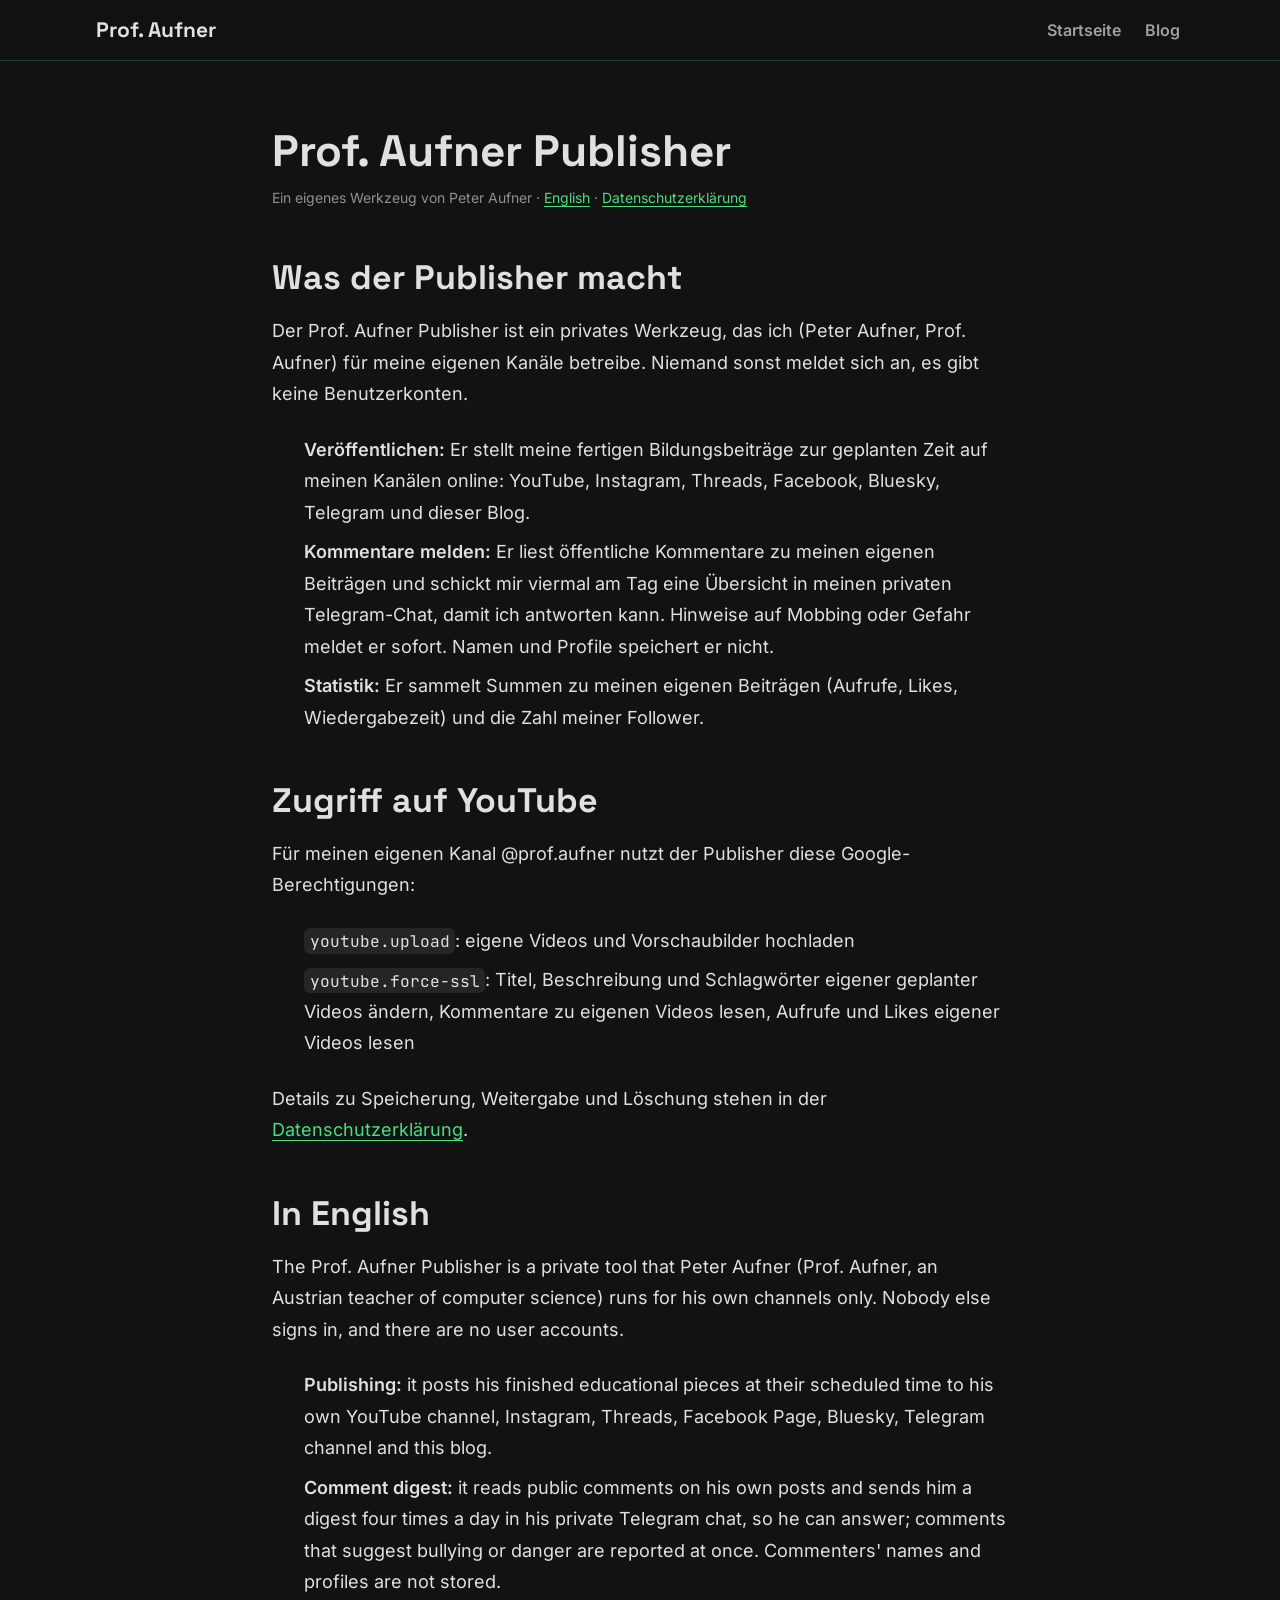
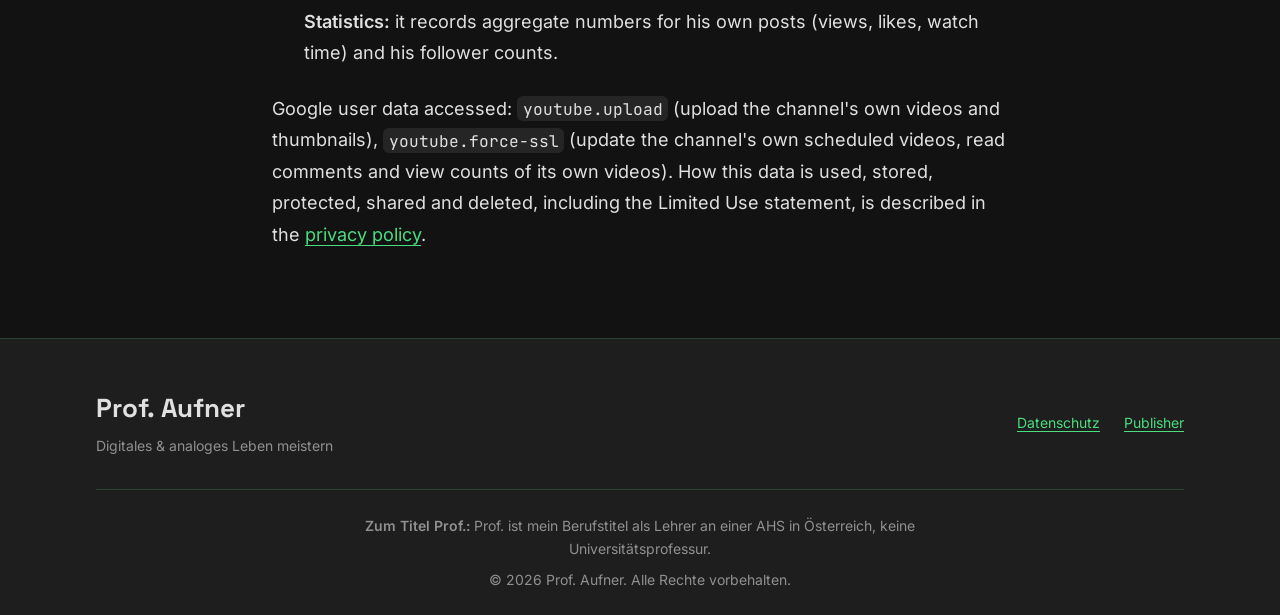
<file: publisher/index.html>
<!DOCTYPE html>
<html lang="de">

<head>
    <meta charset="utf-8">
    <meta http-equiv="Content-Security-Policy"
        content="default-src 'self'; base-uri 'self'; form-action 'self'; object-src 'none'">
    <meta name="viewport" content="width=device-width, initial-scale=1">
    <title>Prof. Aufner Publisher</title>
    <meta name="description" content="Prof. Aufner Publisher: das eigene Werkzeug, das Beiträge von Prof. Aufner auf seinen Kanälen veröffentlicht und Kommentare meldet.">
    <meta name="referrer" content="strict-origin-when-cross-origin">
    <meta name="color-scheme" content="dark">
    <meta name="theme-color" content="#121212">
    <meta name="robots" content="index,follow">
    <link rel="canonical" href="https://prof.aufner.org/publisher/">
    <link rel="icon" href="/favicon.svg" type="image/svg+xml">
    <link rel="icon" href="/favicon-32.png" type="image/png" sizes="32x32">
    <link rel="apple-touch-icon" href="/apple-touch-icon.png">
    <link rel="preload" href="/fonts/inter-latin-400.woff2" as="font" type="font/woff2" crossorigin>
    <link rel="preload" href="/fonts/space-grotesk-latin-700.woff2" as="font" type="font/woff2" crossorigin>
    <link rel="stylesheet" href="/styles.css">
</head>

<body>
    <a href="#main-content" class="skip-link">Zum Hauptinhalt springen</a>

    <header class="site-header">
        <nav class="nav-container" aria-label="Hauptnavigation">
            <a href="/" class="logo"><span class="logo-text">Prof. Aufner</span></a>
            <ul class="nav-links">
                <li><a href="/">Startseite</a></li>
                <li><a href="/blog/">Blog</a></li>
            </ul>
        </nav>
    </header>

    <main id="main-content" class="prose-page">
        <div class="container">
            <article class="prose article-body">
                <h1>Prof. Aufner Publisher</h1>
                <p class="meta">Ein eigenes Werkzeug von Peter Aufner · <a href="#english">English</a> ·
                    <a href="/datenschutz/">Datenschutzerklärung</a></p>

                <h2>Was der Publisher macht</h2>
                <p>
                    Der Prof. Aufner Publisher ist ein privates Werkzeug, das ich (Peter Aufner, Prof. Aufner) für meine
                    eigenen Kanäle betreibe. Niemand sonst meldet sich an, es gibt keine Benutzerkonten.
                </p>
                <ul>
                    <li><strong>Veröffentlichen:</strong> Er stellt meine fertigen Bildungsbeiträge zur geplanten Zeit auf
                        meinen Kanälen online: YouTube, Instagram, Threads, Facebook, Bluesky, Telegram und dieser Blog.</li>
                    <li><strong>Kommentare melden:</strong> Er liest öffentliche Kommentare zu meinen eigenen Beiträgen und
                        schickt mir viermal am Tag eine Übersicht in meinen privaten Telegram-Chat, damit ich antworten kann.
                        Hinweise auf Mobbing oder Gefahr meldet er sofort. Namen und Profile speichert er nicht.</li>
                    <li><strong>Statistik:</strong> Er sammelt Summen zu meinen eigenen Beiträgen (Aufrufe, Likes,
                        Wiedergabezeit) und die Zahl meiner Follower.</li>
                </ul>

                <h2>Zugriff auf YouTube</h2>
                <p>Für meinen eigenen Kanal @prof.aufner nutzt der Publisher diese Google-Berechtigungen:</p>
                <ul>
                    <li><code>youtube.upload</code>: eigene Videos und Vorschaubilder hochladen</li>
                    <li><code>youtube.force-ssl</code>: Titel, Beschreibung und Schlagwörter eigener geplanter Videos ändern,
                        Kommentare zu eigenen Videos lesen, Aufrufe und Likes eigener Videos lesen</li>
                </ul>
                <p>
                    Details zu Speicherung, Weitergabe und Löschung stehen in der
                    <a href="/datenschutz/">Datenschutzerklärung</a>.
                </p>

                <h2 id="english" lang="en">In English</h2>
                <p lang="en">
                    The Prof. Aufner Publisher is a private tool that Peter Aufner (Prof. Aufner, an Austrian teacher of
                    computer science) runs for his own channels only. Nobody else signs in, and there are no user accounts.
                </p>
                <ul lang="en">
                    <li><strong>Publishing:</strong> it posts his finished educational pieces at their scheduled time to his
                        own YouTube channel, Instagram, Threads, Facebook Page, Bluesky, Telegram channel and this blog.</li>
                    <li><strong>Comment digest:</strong> it reads public comments on his own posts and sends him a digest
                        four times a day in his private Telegram chat, so he can answer; comments that suggest bullying or
                        danger are reported at once. Commenters' names and profiles are not stored.</li>
                    <li><strong>Statistics:</strong> it records aggregate numbers for his own posts (views, likes, watch
                        time) and his follower counts.</li>
                </ul>
                <p lang="en">
                    Google user data accessed: <code>youtube.upload</code> (upload the channel's own videos and thumbnails),
                    <code>youtube.force-ssl</code> (update the channel's own scheduled videos, read comments and view
                    counts of its own videos). How this data is
                    used, stored, protected, shared and deleted, including the Limited Use statement, is described in the
                    <a href="/datenschutz/#google-api">privacy policy</a>.
                </p>
            </article>
        </div>
    </main>

    <footer class="site-footer">
        <div class="container">
            <div class="footer-content">
                <div class="footer-brand">
                    <span class="logo-text">Prof. Aufner</span>
                    <p class="footer-tagline">Digitales &amp; analoges Leben meistern</p>
                </div>
                <nav class="footer-nav" aria-label="Rechtliches">
                    <a href="/datenschutz/">Datenschutz</a>
                    <a href="/publisher/" aria-current="page">Publisher</a>
                </nav>
            </div>
            <div class="footer-bottom">
                <p class="title-footnote"><strong>Zum Titel Prof.:</strong> Prof. ist mein Berufstitel als Lehrer an einer AHS in Österreich, keine Universitätsprofessur.</p>
                <p>&copy; 2026 Prof. Aufner. Alle Rechte vorbehalten.</p>
            </div>
        </div>
    </footer>

    <script src="/scripts.js" defer></script>
</body>

</html>
</file>
<file: styles.css>
/* ===================================
   Prof. Aufner - Styles
   Styleguide: Bioluminescent Night (dark only)
   Alle Farb-, Typo- und Abstandswerte stehen als Tokens in :root.
   =================================== */

/* ===================================
   Fonts (self-hosted, OFL, siehe /fonts)
   =================================== */

@font-face {
    font-family: 'Space Grotesk';
    font-style: normal;
    font-weight: 500;
    font-display: swap;
    src: url('/fonts/space-grotesk-latin-500.woff2') format('woff2');
    unicode-range: U+0000-00FF, U+0131, U+0152-0153, U+02BB-02BC, U+02C6, U+02DA, U+02DC, U+0304, U+0308, U+0329, U+2000-206F, U+20AC, U+2122, U+2191, U+2193, U+2212, U+2215, U+FEFF, U+FFFD;
}

@font-face {
    font-family: 'Space Grotesk';
    font-style: normal;
    font-weight: 500;
    font-display: swap;
    src: url('/fonts/space-grotesk-latin-ext-500.woff2') format('woff2');
    unicode-range: U+0100-02BA, U+02BD-02C5, U+02C7-02CC, U+02CE-02D7, U+02DD-02FF, U+0304, U+0308, U+0329, U+1D00-1DBF, U+1E00-1E9F, U+1EF2-1EFF, U+2020, U+20A0-20AB, U+20AD-20C0, U+2113, U+2C60-2C7F, U+A720-A7FF;
}

@font-face {
    font-family: 'Space Grotesk';
    font-style: normal;
    font-weight: 700;
    font-display: swap;
    src: url('/fonts/space-grotesk-latin-700.woff2') format('woff2');
    unicode-range: U+0000-00FF, U+0131, U+0152-0153, U+02BB-02BC, U+02C6, U+02DA, U+02DC, U+0304, U+0308, U+0329, U+2000-206F, U+20AC, U+2122, U+2191, U+2193, U+2212, U+2215, U+FEFF, U+FFFD;
}

@font-face {
    font-family: 'Space Grotesk';
    font-style: normal;
    font-weight: 700;
    font-display: swap;
    src: url('/fonts/space-grotesk-latin-ext-700.woff2') format('woff2');
    unicode-range: U+0100-02BA, U+02BD-02C5, U+02C7-02CC, U+02CE-02D7, U+02DD-02FF, U+0304, U+0308, U+0329, U+1D00-1DBF, U+1E00-1E9F, U+1EF2-1EFF, U+2020, U+20A0-20AB, U+20AD-20C0, U+2113, U+2C60-2C7F, U+A720-A7FF;
}

@font-face {
    font-family: 'Inter';
    font-style: normal;
    font-weight: 400;
    font-display: swap;
    src: url('/fonts/inter-latin-400.woff2') format('woff2');
    unicode-range: U+0000-00FF, U+0131, U+0152-0153, U+02BB-02BC, U+02C6, U+02DA, U+02DC, U+0304, U+0308, U+0329, U+2000-206F, U+20AC, U+2122, U+2191, U+2193, U+2212, U+2215, U+FEFF, U+FFFD;
}

@font-face {
    font-family: 'Inter';
    font-style: normal;
    font-weight: 400;
    font-display: swap;
    src: url('/fonts/inter-latin-ext-400.woff2') format('woff2');
    unicode-range: U+0100-02BA, U+02BD-02C5, U+02C7-02CC, U+02CE-02D7, U+02DD-02FF, U+0304, U+0308, U+0329, U+1D00-1DBF, U+1E00-1E9F, U+1EF2-1EFF, U+2020, U+20A0-20AB, U+20AD-20C0, U+2113, U+2C60-2C7F, U+A720-A7FF;
}

@font-face {
    font-family: 'Inter';
    font-style: normal;
    font-weight: 600;
    font-display: swap;
    src: url('/fonts/inter-latin-600.woff2') format('woff2');
    unicode-range: U+0000-00FF, U+0131, U+0152-0153, U+02BB-02BC, U+02C6, U+02DA, U+02DC, U+0304, U+0308, U+0329, U+2000-206F, U+20AC, U+2122, U+2191, U+2193, U+2212, U+2215, U+FEFF, U+FFFD;
}

@font-face {
    font-family: 'Inter';
    font-style: normal;
    font-weight: 600;
    font-display: swap;
    src: url('/fonts/inter-latin-ext-600.woff2') format('woff2');
    unicode-range: U+0100-02BA, U+02BD-02C5, U+02C7-02CC, U+02CE-02D7, U+02DD-02FF, U+0304, U+0308, U+0329, U+1D00-1DBF, U+1E00-1E9F, U+1EF2-1EFF, U+2020, U+20A0-20AB, U+20AD-20C0, U+2113, U+2C60-2C7F, U+A720-A7FF;
}

@font-face {
    font-family: 'JetBrains Mono';
    font-style: normal;
    font-weight: 400;
    font-display: swap;
    src: url('/fonts/jetbrains-mono-latin-400.woff2') format('woff2');
    unicode-range: U+0000-00FF, U+0131, U+0152-0153, U+02BB-02BC, U+02C6, U+02DA, U+02DC, U+0304, U+0308, U+0329, U+2000-206F, U+20AC, U+2122, U+2191, U+2193, U+2212, U+2215, U+FEFF, U+FFFD;
}

@font-face {
    font-family: 'JetBrains Mono';
    font-style: normal;
    font-weight: 400;
    font-display: swap;
    src: url('/fonts/jetbrains-mono-latin-ext-400.woff2') format('woff2');
    unicode-range: U+0100-02BA, U+02BD-02C5, U+02C7-02CC, U+02CE-02D7, U+02DD-02FF, U+0304, U+0308, U+0329, U+1D00-1DBF, U+1E00-1E9F, U+1EF2-1EFF, U+2020, U+20A0-20AB, U+20AD-20C0, U+2113, U+2C60-2C7F, U+A720-A7FF;
}

/* ===================================
   Design Tokens
   =================================== */

:root {
    color-scheme: dark;

    /* Farben: Bioluminescent Night */
    --color-bg: #121212;
    /* Void Charcoal */
    --color-surface: #1E1E1E;
    /* Deep Slate */
    --color-surface-raised: #252525;
    /* Hover-Flaechen */
    --color-text: #E0E0E0;
    /* Starlight Grey */
    --color-text-secondary: #A0A0A0;
    --color-text-muted: #909090;
    /* min. 5,2:1 auf Deep Slate */
    --color-accent: #4ADE80;
    /* Digital Fern: Links, CTAs, aktive Zustaende */
    --color-accent-soft: #A7F3D0;
    /* Cyber-Mint: Bildungs-Highlights */
    --color-alert: #F59E0B;
    /* Signal Amber: Hinweise, Platzhalter */
    --color-on-accent: var(--color-bg);

    /* Farbkanaele fuer Transparenzen */
    --bg-rgb: 18 18 18;
    --surface-rgb: 30 30 30;
    --accent-rgb: 74 222 128;
    --shadow-rgb: 0 0 0;

    /* Glassmorphism */
    --glass-bg: rgb(var(--surface-rgb) / 0.7);
    --glass-border: rgb(var(--accent-rgb) / 0.2);
    --glass-blur: 12px;
    --header-bg: rgb(var(--bg-rgb) / 0.88);

    /* Print (einzige helle Ausgabe) */
    --print-bg: #FFFFFF;
    --print-text: #000000;
    --print-surface: #F5F5F5;
    --print-border: #DDDDDD;

    /* Typografie */
    --font-heading: 'Space Grotesk', 'Segoe UI', system-ui, sans-serif;
    --font-body: 'Inter', system-ui, -apple-system, 'Segoe UI', sans-serif;
    --font-mono: 'JetBrains Mono', ui-monospace, 'Consolas', monospace;

    /* Fluide Schriftskala, mobile first */
    --text-sm: 0.875rem;
    --text-base: 1rem;
    --text-lg: clamp(1.0625rem, 1rem + 0.3vw, 1.1875rem);
    --text-xl: clamp(1.125rem, 1.05rem + 0.4vw, 1.3125rem);
    --text-2xl: clamp(1.25rem, 1.1rem + 0.75vw, 1.625rem);
    --text-3xl: clamp(1.5rem, 1.25rem + 1.2vw, 2.125rem);
    --text-4xl: clamp(1.875rem, 1.4rem + 2.2vw, 2.75rem);
    --text-5xl: clamp(2.25rem, 1.6rem + 3.2vw, 3.75rem);

    /* Abstaende */
    --space-xs: 0.25rem;
    --space-sm: 0.5rem;
    --space-md: 1rem;
    --space-lg: 1.5rem;
    --space-xl: 2rem;
    --space-2xl: 3rem;
    --space-3xl: 4rem;
    --space-4xl: 6rem;

    /* Radius */
    --radius-sm: 0.375rem;
    --radius-md: 0.5rem;
    --radius-lg: 0.75rem;
    --radius-full: 9999px;

    /* Bewegung */
    --transition-fast: 150ms ease;
    --transition-base: 250ms ease;

    /* Schatten */
    --shadow-md: 0 4px 6px rgb(var(--shadow-rgb) / 0.4);
    --shadow-lg: 0 10px 15px rgb(var(--shadow-rgb) / 0.5);
    --shadow-glow: 0 0 20px rgb(var(--accent-rgb) / 0.15);

    /* Fokus, mind. 3:1 gegen Bg und Surface (gemessen 10,75 und 9,57) */
    --focus-ring: 3px solid var(--color-accent);
    --focus-offset: 3px;

    /* Layout */
    --container-max: 72rem;
    --prose-max: 46rem;
    --container-padding: var(--space-md);
    --target-min: 2.75rem;
    /* 44 px */
}

@media (min-width: 48rem) {
    :root {
        --container-padding: var(--space-xl);
    }
}

/* Hoher Kontrast gewuenscht */
@media (prefers-contrast: more) {
    :root {
        --color-text-secondary: #C8C8C8;
        --color-text-muted: #B8B8B8;
        --glass-border: rgb(var(--accent-rgb) / 0.7);
        --glass-bg: var(--color-surface);
    }
}

/* ===================================
   Reset und Basis
   =================================== */

*,
*::before,
*::after {
    box-sizing: border-box;
    margin: 0;
    padding: 0;
}

html {
    -webkit-text-size-adjust: 100%;
    text-size-adjust: 100%;
    scroll-padding-top: var(--space-md);
}

@media (min-width: 48rem) and (min-height: 40rem) {
    html {
        scroll-padding-top: var(--space-4xl);
    }
}

@media (prefers-reduced-motion: no-preference) {
    html {
        scroll-behavior: smooth;
    }
}

body {
    font-family: var(--font-body);
    font-size: var(--text-base);
    line-height: 1.65;
    color: var(--color-text);
    background-color: var(--color-bg);
    min-height: 100vh;
    min-height: 100dvh;
    display: flex;
    flex-direction: column;
    -webkit-font-smoothing: antialiased;
    -moz-osx-font-smoothing: grayscale;
    overflow-wrap: break-word;
}

main {
    flex: 1 0 auto;
}

img,
svg {
    max-width: 100%;
    display: block;
}

img {
    height: auto;
}

ul,
ol {
    list-style: none;
}

a {
    color: var(--color-accent);
    text-decoration: underline;
    text-decoration-thickness: 1px;
    text-underline-offset: 0.2em;
    transition: color var(--transition-fast);
}

a:hover {
    color: var(--color-accent-soft);
    text-decoration-thickness: 2px;
}

:focus-visible {
    outline: var(--focus-ring);
    outline-offset: var(--focus-offset);
    border-radius: var(--radius-sm);
}

/* ===================================
   Barrierefreiheit
   =================================== */

.skip-link {
    position: absolute;
    top: var(--space-md);
    left: var(--space-md);
    z-index: 1000;
    display: inline-flex;
    align-items: center;
    min-height: var(--target-min);
    padding: var(--space-sm) var(--space-md);
    background-color: var(--color-accent);
    color: var(--color-on-accent);
    font-weight: 600;
    border-radius: var(--radius-md);
    text-decoration: none;
    transform: translateY(-300%);
}

.skip-link:focus {
    transform: translateY(0);
    color: var(--color-on-accent);
}

.sr-only {
    position: absolute;
    width: 1px;
    height: 1px;
    padding: 0;
    margin: -1px;
    overflow: hidden;
    clip: rect(0, 0, 0, 0);
    white-space: nowrap;
    border: 0;
}

/* ===================================
   Typografie
   =================================== */

h1,
h2,
h3,
h4 {
    font-family: var(--font-heading);
    font-weight: 700;
    line-height: 1.2;
    color: var(--color-text);
}

h1 {
    font-size: var(--text-5xl);
}

h2 {
    font-size: var(--text-3xl);
}

h3 {
    font-size: var(--text-xl);
}

h4 {
    font-size: var(--text-lg);
}

p {
    margin-bottom: var(--space-md);
}

p:last-child {
    margin-bottom: 0;
}

code,
kbd {
    font-family: var(--font-mono);
    font-size: 0.9em;
}

/* ===================================
   Layout
   =================================== */

.container {
    width: 100%;
    max-width: var(--container-max);
    margin: 0 auto;
    padding: 0 var(--container-padding);
}

/* ===================================
   Glass Panel
   =================================== */

.glass-panel {
    background: var(--glass-bg);
    -webkit-backdrop-filter: blur(var(--glass-blur));
    backdrop-filter: blur(var(--glass-blur));
    border: 1px solid var(--glass-border);
    border-radius: var(--radius-lg);
    box-shadow: var(--shadow-md);
}

/* Solider Fallback ohne backdrop-filter */
@supports not ((backdrop-filter: blur(1px)) or (-webkit-backdrop-filter: blur(1px))) {

    .glass-panel {
        background: var(--color-surface);
    }

    .site-header {
        background: var(--color-bg);
    }
}

/* ===================================
   Buttons
   =================================== */

.btn {
    display: inline-flex;
    align-items: center;
    justify-content: center;
    gap: var(--space-sm);
    min-height: var(--target-min);
    min-width: var(--target-min);
    padding: var(--space-sm) var(--space-lg);
    font-family: var(--font-heading);
    font-size: var(--text-base);
    font-weight: 700;
    text-align: center;
    text-decoration: none;
    border: 2px solid transparent;
    border-radius: var(--radius-md);
    cursor: pointer;
    transition: background-color var(--transition-base), color var(--transition-base), box-shadow var(--transition-base);
}

.btn-primary {
    background-color: var(--color-accent);
    color: var(--color-on-accent);
    border-color: var(--color-accent);
}

.btn-primary:hover {
    background-color: var(--color-accent-soft);
    border-color: var(--color-accent-soft);
    color: var(--color-on-accent);
    box-shadow: var(--shadow-glow);
}

.btn-secondary {
    background-color: transparent;
    color: var(--color-accent);
    border-color: var(--color-accent);
}

.btn-secondary:hover {
    background-color: var(--color-accent);
    color: var(--color-on-accent);
}

/* ===================================
   Header und Navigation
   =================================== */

.site-header {
    z-index: 100;
    background: var(--header-bg);
    -webkit-backdrop-filter: blur(var(--glass-blur));
    backdrop-filter: blur(var(--glass-blur));
    border-bottom: 1px solid var(--glass-border);
}

@media (min-width: 48rem) and (min-height: 40rem) {
    .site-header {
        position: sticky;
        top: 0;
    }
}

.nav-container {
    display: flex;
    flex-wrap: wrap;
    align-items: center;
    justify-content: space-between;
    gap: var(--space-xs) var(--space-lg);
    max-width: var(--container-max);
    margin: 0 auto;
    padding: var(--space-sm) var(--container-padding);
}

.logo {
    display: inline-flex;
    align-items: center;
    min-height: var(--target-min);
    text-decoration: none;
}

.logo-text {
    font-family: var(--font-heading);
    font-size: var(--text-xl);
    font-weight: 700;
    color: var(--color-text);
    transition: color var(--transition-fast);
}

.logo:hover .logo-text {
    color: var(--color-accent);
}

.nav-links {
    display: flex;
    flex-wrap: wrap;
    gap: 0 var(--space-md);
}

.nav-links a {
    display: inline-flex;
    align-items: center;
    min-height: var(--target-min);
    padding: 0 var(--space-xs);
    color: var(--color-text-secondary);
    font-weight: 600;
    text-decoration: none;
}

.nav-links a:hover,
.nav-links a[aria-current] {
    color: var(--color-accent);
    text-decoration: underline;
    text-decoration-thickness: 2px;
    text-underline-offset: 0.35em;
}

/* ===================================
   Hero
   =================================== */

.hero-banner {
    position: relative;
    width: 100%;
    max-width: 96rem;
    margin: 0 auto;
}

.hero-banner::after {
    content: '';
    position: absolute;
    inset: 55% 0 0;
    background: linear-gradient(180deg, transparent, var(--color-bg));
    pointer-events: none;
}

.banner-image {
    width: 100%;
    height: auto;
}

.hero-content {
    position: relative;
    z-index: 1;
    max-width: var(--container-max);
    margin: 0 auto;
    padding: var(--space-lg) var(--container-padding) var(--space-3xl);
    text-align: center;
}

.hero-title {
    font-size: var(--text-5xl);
    color: var(--color-accent);
    margin-bottom: var(--space-sm);
}

.hero-claim {
    font-family: var(--font-heading);
    font-size: var(--text-2xl);
    font-weight: 500;
    color: var(--color-accent-soft);
    margin-bottom: var(--space-lg);
}

.hero-lead {
    font-size: var(--text-lg);
    max-width: 42rem;
    margin: 0 auto var(--space-xl);
    color: var(--color-text-secondary);
}

.hero-cta {
    display: flex;
    flex-wrap: wrap;
    gap: var(--space-md);
    justify-content: center;
}

/* ===================================
   Sektionen
   =================================== */

.section {
    padding: var(--space-3xl) 0;
}

.section-alt {
    background-color: var(--color-surface);
}

.section-title {
    text-align: center;
    margin-bottom: var(--space-md);
}

.section-title::after {
    content: '';
    display: block;
    width: 3.75rem;
    height: 3px;
    background: linear-gradient(90deg, var(--color-accent), var(--color-accent-soft));
    margin: var(--space-md) auto 0;
    border-radius: var(--radius-full);
}

.section-subtitle {
    text-align: center;
    color: var(--color-text-secondary);
    max-width: 38rem;
    margin: 0 auto var(--space-2xl);
}

/* ===================================
   Ueber mich
   =================================== */

.about-grid {
    display: grid;
    gap: var(--space-lg);
}

@media (min-width: 48rem) {
    .about-grid {
        grid-template-columns: repeat(2, 1fr);
    }

    .about-grid>*:last-child {
        grid-column: span 2;
    }
}

@media (min-width: 64rem) {
    .about-grid {
        grid-template-columns: repeat(3, 1fr);
    }

    .about-grid>*:last-child {
        grid-column: auto;
    }
}

.about-card {
    padding: var(--space-xl);
}

.about-card h3 {
    margin-bottom: var(--space-md);
    color: var(--color-accent);
}

.about-card p,
.about-card li {
    color: var(--color-text-secondary);
}

.about-card strong {
    color: var(--color-text);
    font-weight: 600;
}

.check-list {
    display: grid;
    gap: var(--space-sm);
    margin-top: var(--space-md);
}

.check-list li {
    position: relative;
    padding-left: var(--space-lg);
}

.check-list li::before {
    content: '';
    position: absolute;
    left: 0;
    top: 0.7em;
    width: 0.75rem;
    height: 2px;
    background: var(--color-accent);
}

/* ===================================
   Link-Karten (Social, Community, Websites, Support)
   =================================== */

.link-grid {
    display: grid;
    grid-template-columns: repeat(auto-fit, minmax(min(100%, 12.5rem), 1fr));
    gap: var(--space-lg);
    max-width: 48rem;
    margin: 0 auto;
}

.link-grid-wide {
    grid-template-columns: repeat(auto-fit, minmax(min(100%, 17.5rem), 1fr));
    max-width: 56rem;
}

.link-card {
    display: flex;
    flex-direction: column;
    align-items: center;
    height: 100%;
    min-height: 10rem;
    padding: var(--space-xl);
    text-align: center;
    text-decoration: none;
    transition: transform var(--transition-base), box-shadow var(--transition-base), border-color var(--transition-base);
}

.link-card:hover {
    transform: translateY(-4px);
    box-shadow: var(--shadow-lg), var(--shadow-glow);
    border-color: var(--color-accent);
}

.link-icon {
    width: 3rem;
    height: 3rem;
    fill: var(--color-accent);
    margin-bottom: var(--space-md);
}

.link-name {
    font-family: var(--font-heading);
    font-size: var(--text-lg);
    font-weight: 700;
    color: var(--color-text);
    margin-bottom: var(--space-xs);
}

.link-handle {
    font-size: var(--text-sm);
    color: var(--color-text-muted);
}

.support-box {
    max-width: 38rem;
    margin: 0 auto;
    padding: var(--space-xl);
    text-align: center;
}

.support-box p {
    color: var(--color-text-secondary);
    margin-bottom: var(--space-lg);
}

/* ===================================
   Textseiten (404)
   =================================== */

.prose-page {
    padding: var(--space-3xl) 0;
}

.prose {
    max-width: var(--prose-max);
    margin: 0 auto;
}

.prose h1 {
    font-size: var(--text-4xl);
    margin-bottom: var(--space-sm);
}

/* Rechtstexte und Publisher-Seite: Fliesstext wie im Blog (.article-body), dazu Metazeile, Platzhalter, Footer-Links */
.prose .meta {
    color: var(--color-text-muted);
    font-size: var(--text-sm);
    margin-bottom: var(--space-xl);
}

.todo {
    color: var(--color-alert);
    font-weight: 600;
}

.footer-nav {
    display: flex;
    flex-wrap: wrap;
    justify-content: center;
    gap: var(--space-lg);
    font-size: var(--text-sm);
}

/* ===================================
   Footer
   =================================== */

.site-footer {
    background-color: var(--color-surface);
    border-top: 1px solid var(--glass-border);
    padding: var(--space-2xl) 0 var(--space-lg);
}

.footer-content {
    display: flex;
    flex-direction: column;
    align-items: center;
    gap: var(--space-lg);
    margin-bottom: var(--space-xl);
}

.footer-brand {
    text-align: center;
}

.footer-brand .logo-text {
    font-size: var(--text-2xl);
}

.footer-tagline {
    color: var(--color-text-muted);
    font-size: var(--text-sm);
    margin-top: var(--space-xs);
}

.footer-bottom {
    text-align: center;
    padding-top: var(--space-lg);
    border-top: 1px solid var(--glass-border);
}

.footer-bottom p {
    font-size: var(--text-sm);
    color: var(--color-text-muted);
}

.title-footnote {
    max-width: 40rem;
    margin: 0 auto var(--space-sm);
    font-size: var(--text-sm);
}

@media (min-width: 48rem) {
    .footer-content {
        flex-direction: row;
        justify-content: space-between;
    }

    .footer-brand {
        text-align: left;
    }
}

/* ===================================
   Einblend-Animation (CSS only, Inhalt ist immer sichtbar)
   =================================== */

@keyframes fade-up {
    from {
        opacity: 0;
        transform: translateY(1rem);
    }

    to {
        opacity: 1;
        transform: translateY(0);
    }
}

.about-card,
.link-card {
    animation: fade-up 0.5s ease-out both;
}

/* ===================================
   Reduzierte Bewegung
   =================================== */

@media (prefers-reduced-motion: reduce) {

    *,
    *::before,
    *::after {
        animation: none !important;
        transition: none !important;
        scroll-behavior: auto !important;
    }

    .link-card:hover {
        transform: none;
    }
}

/* ===================================
   Print
   =================================== */

@media print {

    .site-header,
    .hero-cta,
    .skip-link,
    #connect,
    #community,
    #websites,
    #support {
        display: none;
    }

    body {
        background: var(--print-bg);
        color: var(--print-text);
    }

    h1,
    h2,
    h3,
    .hero-title,
    .hero-claim,
    .logo-text,
    .footer-tagline,
    .footer-bottom p,
    .about-card p,
    .about-card li,
    .about-card h3,
    .about-card strong {
        color: var(--print-text);
    }

    .glass-panel,
    .site-footer,
    .section-alt {
        background: var(--print-surface);
        border-color: var(--print-border);
        box-shadow: none;
    }

    a {
        color: var(--print-text);
    }
}

/* =========================================================================
   Blog (pages under /blog/ are written by edu-publisher at the publishing slot)
   ========================================================================= */
.article-container {
    max-width: 44rem;
}

.article-meta {
    color: var(--color-text-muted);
    font-size: 0.95rem;
    margin-bottom: var(--space-md);
}

.article-cover {
    margin: var(--space-xl) 0;
}

.article-cover img {
    border-radius: var(--radius-lg);
    border: 1px solid var(--glass-border);
    width: 100%;
    height: auto;
}

.article-body {
    font-size: 1.125rem;
    line-height: 1.75;
}

.article-body h2 {
    margin-top: var(--space-2xl);
    margin-bottom: var(--space-md);
}

.article-body h3 {
    margin-top: var(--space-xl);
    margin-bottom: var(--space-sm);
}

.article-body p,
.article-body ul,
.article-body ol,
.article-body blockquote {
    margin-bottom: var(--space-lg);
}

.article-body ul,
.article-body ol {
    padding-left: var(--space-xl);
}

.article-body li + li {
    margin-top: var(--space-sm);
}

.article-body blockquote {
    border-left: 3px solid var(--color-accent-soft);
    padding: var(--space-sm) var(--space-lg);
    background: var(--color-surface);
    border-radius: 0 var(--radius-md) var(--radius-md) 0;
}

.article-body code {
    font-family: 'JetBrains Mono', ui-monospace, monospace;
    background: var(--color-surface-raised);
    padding: 0.1em 0.35em;
    border-radius: var(--radius-sm);
}

.article-follow {
    margin-top: var(--space-2xl);
    padding-top: var(--space-lg);
    border-top: 1px solid var(--glass-border);
    color: var(--color-text-secondary);
}

.post-list {
    list-style: none;
    padding: 0;
    display: grid;
    gap: var(--space-lg);
    grid-template-columns: repeat(auto-fill, minmax(18rem, 1fr));
    margin-top: var(--space-xl);
}

.post-card a {
    display: flex;
    flex-direction: column;
    gap: var(--space-sm);
    height: 100%;
    padding: var(--space-md);
    background: var(--glass-bg);
    border: 1px solid var(--glass-border);
    border-radius: var(--radius-lg);
    color: var(--color-text);
    text-decoration: none;
}

.post-card a:hover,
.post-card a:focus-visible {
    border-color: var(--color-accent);
}

.post-card img {
    border-radius: var(--radius-md);
    width: 100%;
    height: auto;
    aspect-ratio: 1200 / 630;
    object-fit: cover;
}

.post-card-date {
    color: var(--color-text-muted);
    font-size: 0.875rem;
}

.post-card-title {
    font-family: var(--font-heading);
    font-weight: 700;
    font-size: 1.25rem;
    color: var(--color-accent-soft);
}

.post-card-text {
    color: var(--color-text-secondary);
}
</file>
